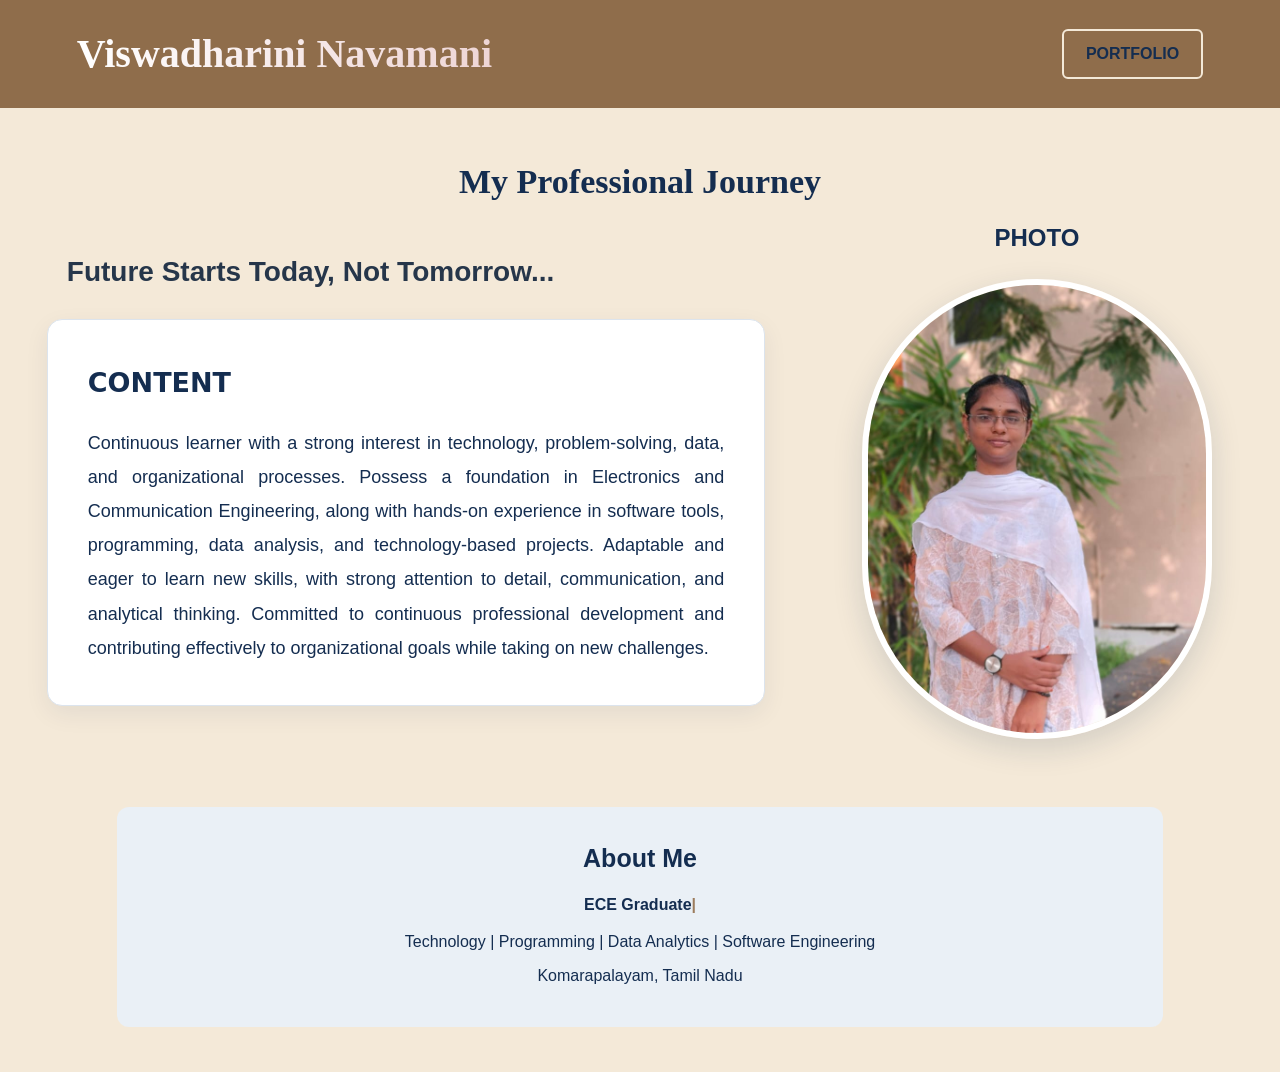
<file: index.html>
<!DOCTYPE html>
<html lang="en">

<head>
    <meta charset="UTF-8">

    <meta name="viewport"
          content="width=device-width, initial-scale=1.0">

    <title>Viswadharini | Portfolio</title>

    <!-- Connect CSS -->
    <link rel="stylesheet" href="style.css">

</head>


<body>

    <!-- HEADER -->
    <header class="header">

        <h2>Viswadharini Navamani</h2>

        <a href="about.html" class="portfolio-btn">
            PORTFOLIO
        </a>

    </header>


    <!-- MAIN SECTION -->
    <main id="home">

        <h1>My Professional Journey</h1>

        <h3 class="tagline">
            Future Starts Today, Not Tomorrow...
        </h3>

        <div class="main-container">

            <!-- LEFT CONTENT BOX -->
            <div class="content-box">

                <h2>CONTENT</h2>

                <p>
                    Continuous learner with a strong interest in technology, 
                    problem-solving, data, and organizational processes. 
                    Possess a foundation in Electronics and Communication 
                    Engineering, along with hands-on experience in software 
                    tools, programming, data analysis, and technology-based 
                    projects. Adaptable and eager to learn new skills, with 
                    strong attention to detail, communication, and analytical 
                    thinking. Committed to continuous professional development 
                    and contributing effectively to organizational goals while 
                    taking on new challenges.
                </p>

            </div>


            <!-- RIGHT PHOTO BOX -->
            <div class="photo-box">

                <h2>PHOTO</h2>

                <img src="assets/profile.jpg"
                     alt="Viswadharini Profile Photo">

            </div>

        </div>


        <!-- ABOUT INFORMATION -->
        <section class="about-info">

            <h2>About Me</h2>

            <p class="typing-text">
                <span id="typing"></span><span class="cursor">|</span>
            </p>

            <p>
                Technology | Programming | Data Analytics |
                Software Engineering
            </p>

            <p>
                Komarapalayam, Tamil Nadu
            </p>

        </section>

    </main>
<button id="backToTop" title="Back to Top">
    ↑
</button>

    <script src="script.js"></script>

</body>


</html>
</file>
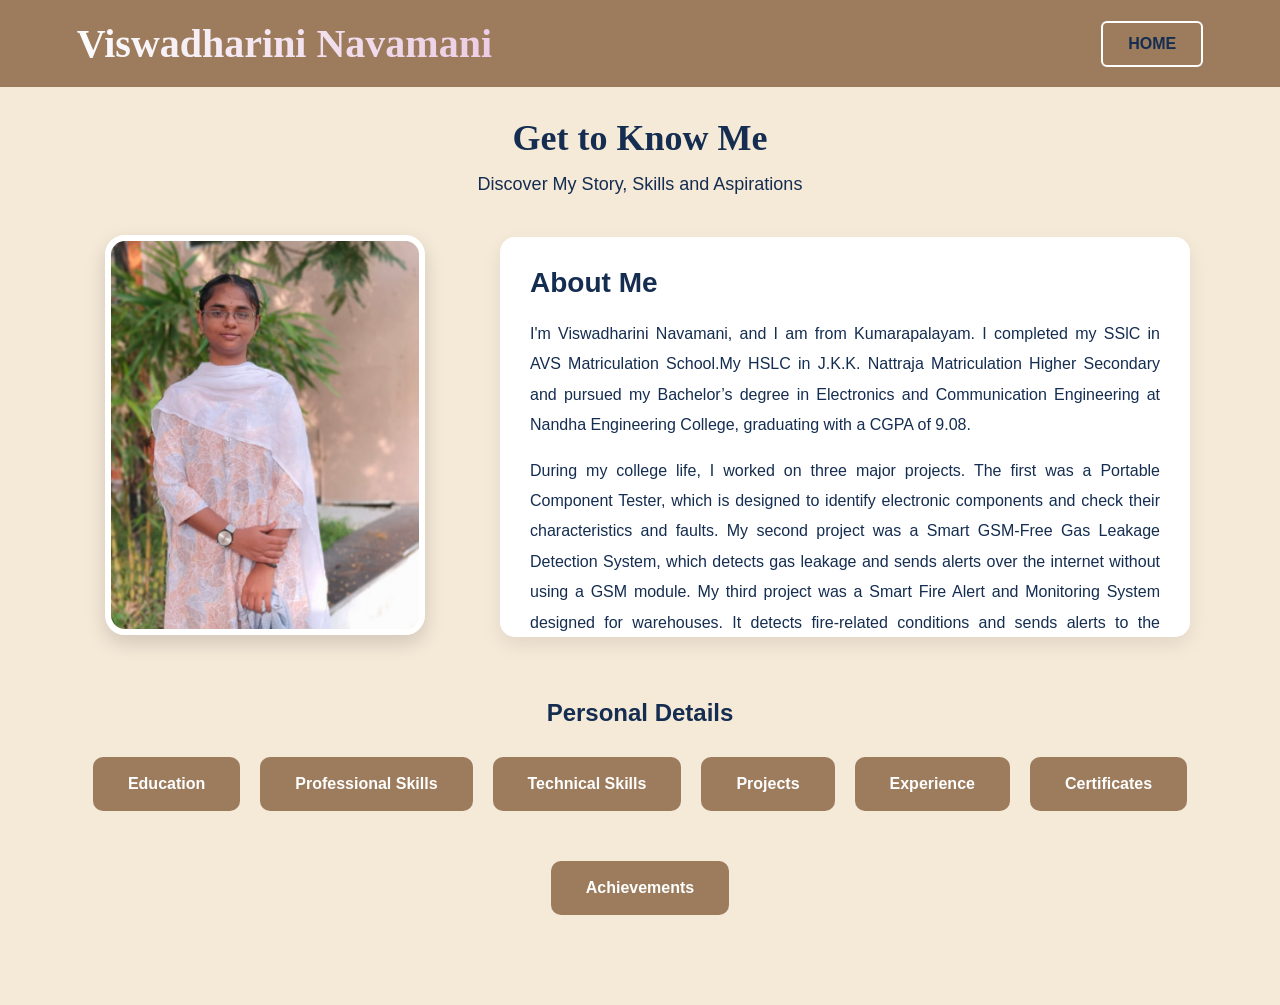
<file: about.html>
<!DOCTYPE html>
<html lang="en">

<head>
    <meta charset="UTF-8">
    <meta name="viewport" content="width=device-width, initial-scale=1.0">

    <title>About Me | Viswadharini</title>

    <link rel="stylesheet" href="styleabout.css">
</head>


<body>

    <!-- HEADER -->
    <header class="header">

        <h2 class="name">Viswadharini Navamani</h2>

        <a href="index.html" class="portfolio-btn">
            HOME
        </a>

    </header>


    <!-- ABOUT SECTION -->
    <main class="about-page">

        <h1>Get to Know Me</h1>

        <p class="about-tagline">
            Discover My Story, Skills and Aspirations
        </p>


        <!-- PERSONAL PROFILE -->
        <section class="profile-section">

            <div class="profile-photo">
                <img src="assets/profile.jpg"
                     alt="Viswadharini Profile Photo">
            </div>

            <div class="profile-content">

                <h2>About Me</h2>

                <p>
                    I'm Viswadharini Navamani, and I am from Kumarapalayam. 
                    I completed my SSlC in AVS Matriculation School.My HSLC in J.K.K. 
                    Nattraja Matriculation Higher Secondary and pursued my 
                    Bachelor’s degree in Electronics and Communication 
                    Engineering at Nandha Engineering College, graduating 
                    with a CGPA of 9.08.
                 </p>

                <p>
                    During my college life, I worked on three major projects.
                    The first was a Portable Component Tester, which is designed 
                    to identify electronic components and check their characteristics 
                    and faults. My second project was a Smart GSM-Free Gas Leakage 
                    Detection System, which detects gas leakage and sends alerts 
                    over the internet without using a GSM module. My third project 
                    was a Smart Fire Alert and Monitoring System designed for warehouses. 
                    It detects fire-related conditions and sends alerts to the warehouse 
                    owner and the nearby fire station through internet connectivity 
                    without using GSM. It also monitors environmental parameters such 
                    as temperature, humidity, and gas concentrations. 
                </p>

                <p>
                    Coming to my PDs, I have a strong PD in antiquarianism, 
                    which means collecting and learning about historical objects. I enjoy 
                    reading historical novels, watching historical movies, and collecting 
                    old coins, stamps, and antique items. These hobbies help me explore 
                    history and understand different perspectives. My strengths are that 
                    I am a quick learner, a hardworking person, and adaptable to different
                    situations. I believe in maintaining a positive mindset, treating people 
                    respectfully, and making the best use of every opportunity. My career 
                    objective is to continuously enhance my knowledge and technical skills, 
                    take on new challenges, and contribute effectively to the success and 
                    growth of the organization while building a strong and successful 
                    professional career. My favourite quote is, “The future starts today, 
                    not tomorrow.” I follow this principle by believing in taking action 
                    today rather than postponing my goals. I understand that I still have 
                    a lot to learn, and I am ready to work hard, accept challenges, and 
                    improve myself continuously.
              
                </p>

            </div>

        </section>

        <!-- PERSONAL DETAILS -->

        <!-- PERSONAL DETAILS -->

<section class="PD-section">

    <h2>Personal Details</h2>

    <div class="PD-list">

        <a href="education.html" class="PD-card">
            Education
        </a>

        <a href="Professional.html" class="PD-card">
            Professional Skills
        </a>

        <a href="Techincal.html" class="PD-card">
            Technical Skills
        </a>

        <a href="Projects.html" class="PD-card">
            Projects
        </a>

        <a href="experience.html" class="PD-card">
            Experience
        </a>
        
        <a href="certificates.html" class="PD-card">
            Certificates
        </a>

        <a href="achievements.html" class="PD-card">
            Achievements
        </a>

    </div>

</section>

       
    </main>
<button id="backToTop" title="Back to Top">
    ↑
</button>
    <script src="script.js"></script>

</body>
</html>
</file>
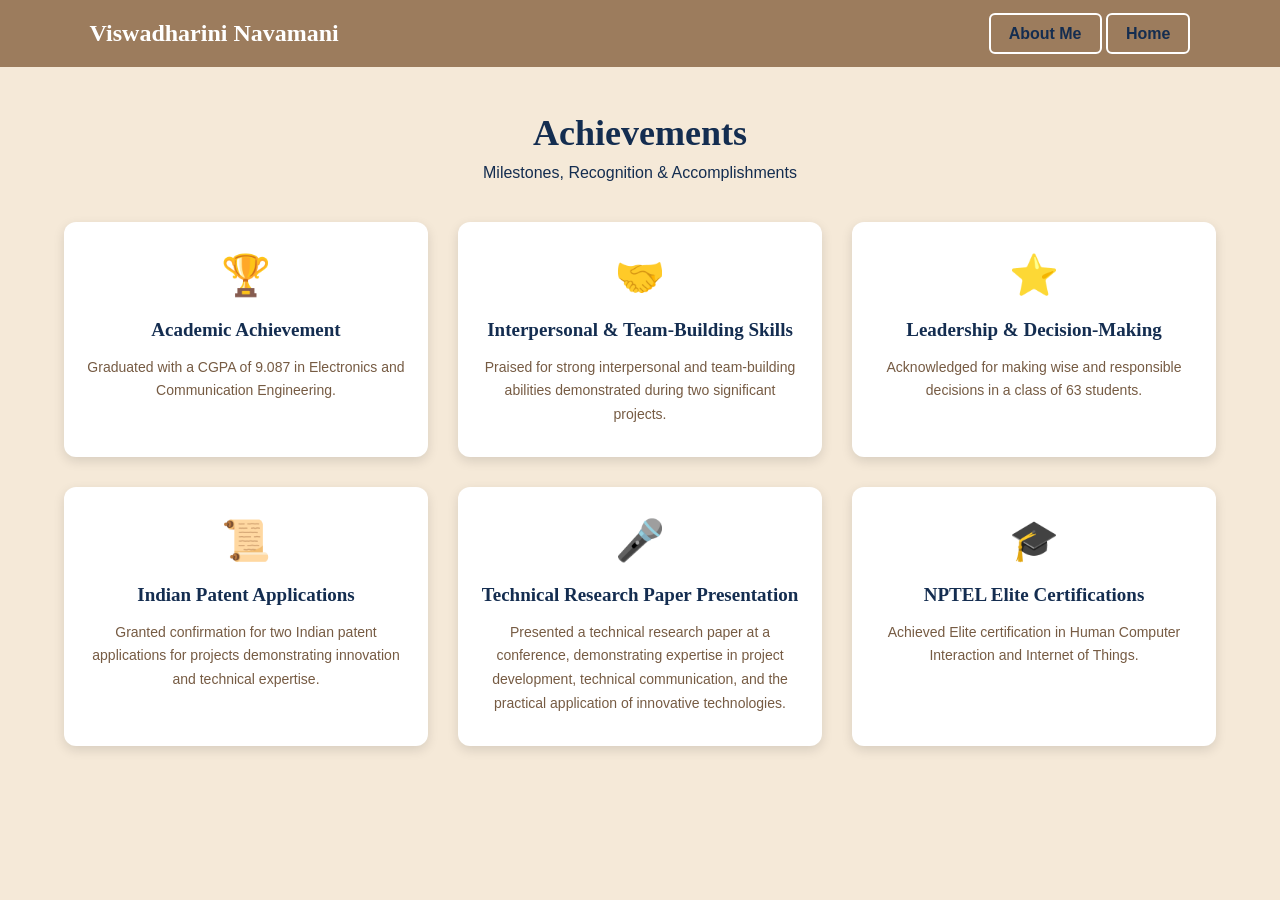
<file: achievements.html>
<!DOCTYPE html>
<html lang="en">
<head>
    <meta charset="UTF-8">
    <meta name="viewport" content="width=device-width, initial-scale=1.0">
    <title>Achievements | Viswadharini Navamani</title>
    <link rel="stylesheet" href="styleachievements.css">
</head>
<body>

    <header>
        <h2>Viswadharini Navamani</h2>
        <nav>
            <a href="about.html">About Me</a>
            <a href="index.html">Home</a>
        </nav>
    </header>

    <main class="achievement-page">

        <h1>Achievements</h1>
        <p class="subtitle">Milestones, Recognition & Accomplishments</p>

        <section class="achievement-grid">

            <div class="achievement-card">
                <div class="achievement-icon">🏆</div>
                <h3>Academic Achievement</h3>
                <p>
                    Graduated with a CGPA of 9.087 in Electronics and
                    Communication Engineering.
                </p>
            </div>

            <div class="achievement-card">
                <div class="achievement-icon">🤝</div>
                <h3>Interpersonal & Team-Building Skills</h3>
                <p>
                    Praised for strong interpersonal and team-building
                    abilities demonstrated during two significant projects.
                </p>
            </div>

            <div class="achievement-card">
                <div class="achievement-icon">⭐</div>
                <h3>Leadership & Decision-Making</h3>
                <p>
                    Acknowledged for making wise and responsible decisions
                    in a class of 63 students.
                </p>
            </div>

            <div class="achievement-card">
                <div class="achievement-icon">📜</div>
                <h3>Indian Patent Applications</h3>
                <p>
                    Granted confirmation for two Indian patent applications
                    for projects demonstrating innovation and technical expertise.
                </p>
            </div>

            <div class="achievement-card">
                <div class="achievement-icon">🎤</div>
                <h3>Technical Research Paper Presentation</h3>
                <p>
                    Presented a technical research paper at a conference,
                    demonstrating expertise in project development, technical
                    communication, and the practical application of innovative technologies.
                </p>
            </div>

            <div class="achievement-card">
                <div class="achievement-icon">🎓</div>
                <h3>NPTEL Elite Certifications</h3>
                <p>
                    Achieved Elite certification in Human Computer Interaction
                    and Internet of Things.
                </p>
            </div>

        </section>



    </main>
<button id="backToTop" title="Back to Top">
    ↑
</button>
           <script src="script.js"></script>
</body>
</html>
</file>
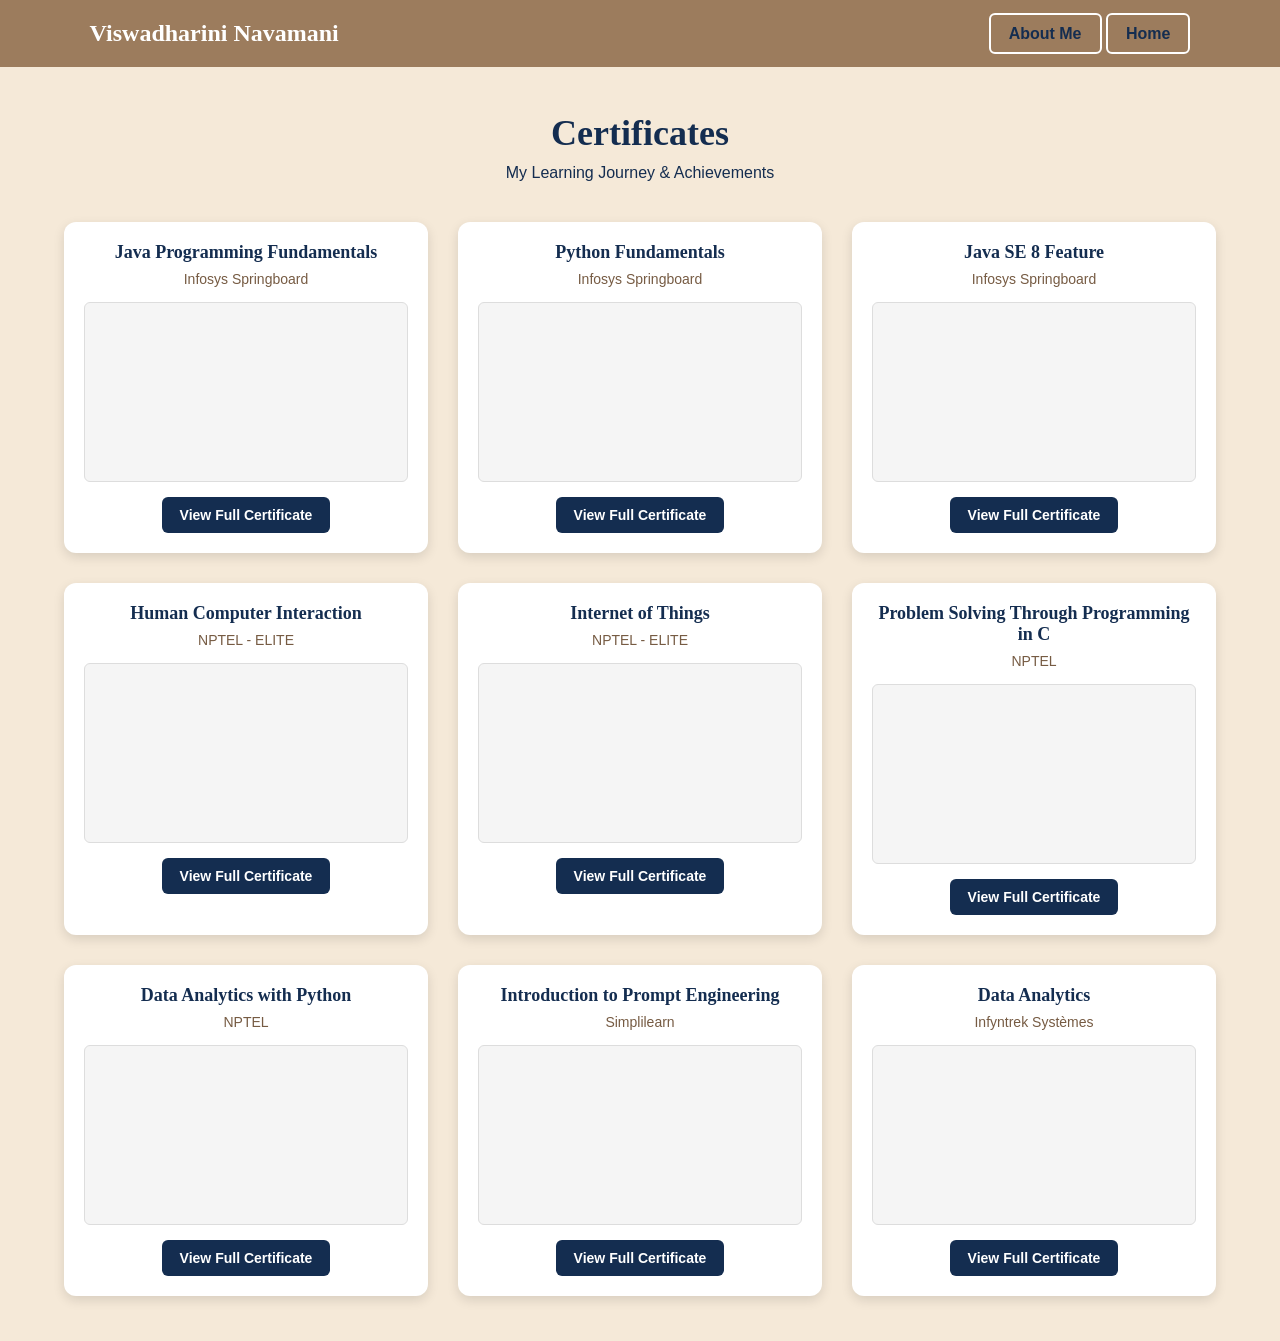
<file: certificates.html>
<!DOCTYPE html>
<html lang="en">
<head>
    <meta charset="UTF-8">
    <meta name="viewport" content="width=device-width, initial-scale=1.0">
    <title>Certificates | Viswadharini Navamani</title>
    <link rel="stylesheet" href="stylecertificates.css">
</head>
<body>

    <header>
        <h2>Viswadharini Navamani</h2>
        <nav>
            <a href="about.html">About Me</a>
            <a href="index.html">Home</a>
        </nav>
    </header>

    <main class="certificate-page">

        <h1>Certificates</h1>
        <p class="subtitle">My Learning Journey & Achievements</p>

        <section class="certificate-grid">

            <div class="certificate-card">
                <h3>Java Programming Fundamentals</h3>
                <p>Infosys Springboard</p>
                <div class="pdf-preview">
                    <iframe src="assets/Java Programming fundamentals.pdf"
                    title="Java Programming Fundamentals"></iframe>
                </div>
                <a href="assets/Java Programming fundamentals.pdf"
                   target="_blank" class="certificate-link">
                    View Full Certificate
                </a>
            </div>

            <div class="certificate-card">
                <h3>Python Fundamentals</h3>
                <p>Infosys Springboard</p>
                <div class="pdf-preview">
                    <iframe src="assets/Python Fundamentals.pdf"
                    title="Python Fundamentals"></iframe>
                </div>
                <a href="assets/Python Fundamentals.pdf"
                   target="_blank" class="certificate-link">
                    View Full Certificate
                </a>
            </div>

            <div class="certificate-card">
                <h3>Java SE 8 Feature</h3>
                <p>Infosys Springboard</p>
                <div class="pdf-preview">
                    <iframe src="assets/Java SE  8 Features.pdf"
                    title="Java SE 8 Feature"></iframe>
                </div>
                <a href="assets/Java SE  8 Features.pdf"
                   target="_blank" class="certificate-link">
                    View Full Certificate
                </a>
            </div>

            <div class="certificate-card">
                <h3>Human Computer Interaction</h3>
                <p>NPTEL - ELITE</p>
                <div class="pdf-preview">
                    <iframe src="assets/Human Computer Interaction.pdf"
                    title="Human Computer Interaction"></iframe>
                </div>
                <a href="assets/Human Computer Interaction.pdf"
                   target="_blank" class="certificate-link">
                    View Full Certificate
                </a>
            </div>

            <div class="certificate-card">
                <h3>Internet of Things</h3>
                <p>NPTEL - ELITE</p>
                <div class="pdf-preview">
                    <iframe src="assets/Introduction to internet of things.pdf"
                    title="Internet of Things"></iframe>
                </div>
                <a href="assets/Introduction to internet of things.pdf"
                   target="_blank" class="certificate-link">
                    View Full Certificate
                </a>
            </div>

            <div class="certificate-card">
                <h3>Problem Solving Through Programming in C</h3>
                <p>NPTEL</p>
                <div class="pdf-preview">
                    <iframe src="assets/Problem Solving through programming in C.pdf"
                    title="Problem Solving Through C"></iframe>
                </div>
                <a href="assets/Problem Solving through programming in C.pdf"
                   target="_blank" class="certificate-link">
                    View Full Certificate
                </a>
            </div>

            <div class="certificate-card">
                <h3>Data Analytics with Python</h3>
                <p>NPTEL</p>
                <div class="pdf-preview">
                    <iframe src="assets/Data Analytics with Python.pdf"
                    title="Data Analytics with Python"></iframe>
                </div>
                <a href="assets/Data Analytics with Python.pdf"
                   target="_blank" class="certificate-link">
                    View Full Certificate
                </a>
            </div>

            <div class="certificate-card">
                <h3>Introduction to Prompt Engineering</h3>
                <p>Simplilearn</p>
                <div class="pdf-preview">
                    <iframe src="assets/Introduction to Prompt Engineering.pdf"
                    title="Prompt Engineering"></iframe>
                </div>
                <a href="assets/Introduction to Prompt Engineering.pdf"
                   target="_blank" class="certificate-link">
                    View Full Certificate
                </a>
            </div>

            <div class="certificate-card">
                <h3>Data Analytics</h3>
                <p>Infyntrek Systèmes</p>
                <div class="pdf-preview">
                    <iframe src="assets/training certificate.pdf"
                    title="Data Analytics Certificate"></iframe>
                </div>
                <a href="assets/training certificate.pdf"
                   target="_blank" class="certificate-link">
                    View Full Certificate
                </a>
            </div>

        </section>

        
    </main>
    <button id="backToTop" title="Back to Top">
    ↑
</button>
       <script src="script.js"></script>
</body>
</html>
</file>
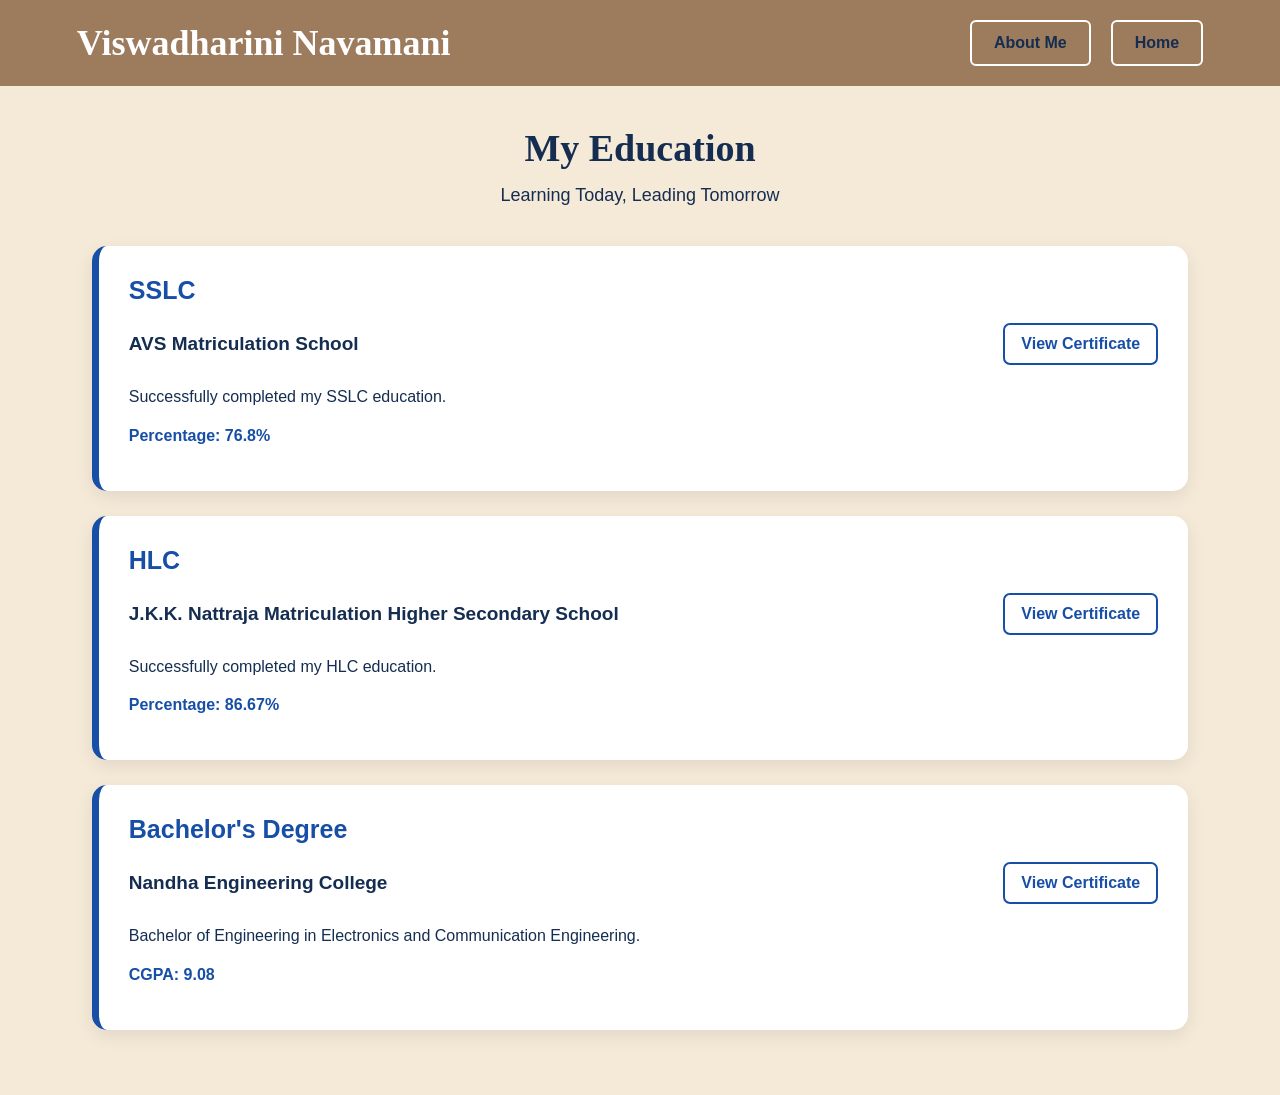
<file: education.html>
<!DOCTYPE html>
<html lang="en">

<head>
    <meta charset="UTF-8">
    <meta name="viewport" content="width=device-width, initial-scale=1.0">

    <title>Education | Viswadharini</title>

    <link rel="stylesheet" href="styleeducation.css">
</head>

<body>

    <!-- HEADER -->
<header class="header">

    <h2 class="name">Viswadharini Navamani</h2>

    <nav>
        <a href="about.html" class="portfolio-btn">About Me</a>
        <a href="index.html" class="portfolio-btn">Home</a>
    </nav>

</header>


    <!-- EDUCATION SECTION -->
    <main class="education-page">

        <h1>My Education</h1>

        <p class="education-tagline">
            Learning Today, Leading Tomorrow
        </p>


        <!-- SSLC -->
        <section class="education-card">

    <h2>SSLC</h2>

    <div class="education-heading">
        <h3>AVS Matriculation School</h3>

        <a href="assets/sslc-marksheet.jpeg"
           target="_blank"
           class="certificate-link">
            View Certificate
        </a>
    </div>

    <p>Successfully completed my SSLC education.</p>

    <p class="education-score">Percentage: 76.8%</p>

</section>


        <!-- HSC -->
        <section class="education-card">

    <h2>HLC</h2>

    <div class="education-heading">
        <h3>J.K.K. Nattraja Matriculation Higher Secondary School</h3>

        <a href="assets/HSC marksheet.pdf"
           target="_blank"
           class="certificate-link">
            View Certificate
        </a>
    </div>

    <p>Successfully completed my HLC education.</p>

    <p class="education-score">Percentage: 86.67%</p>

</section>


        <!-- DEGREE -->
        <section class="education-card">

    <h2>Bachelor's Degree</h2>

    <div class="education-heading">
        <h3>Nandha Engineering College</h3>

        <a href="assets/degree-marksheet.pdf"
           target="_blank"
           class="certificate-link">
            View Certificate
        </a>
    </div>

    <p>Bachelor of Engineering in Electronics and Communication Engineering.</p>

    <p class="education-score">CGPA: 9.08</p>

</section>

    </main>
    <button id="backToTop" title="Back to Top">
    ↑
</button>
       <script src="script.js"></script>
</body>
</html>
</file>
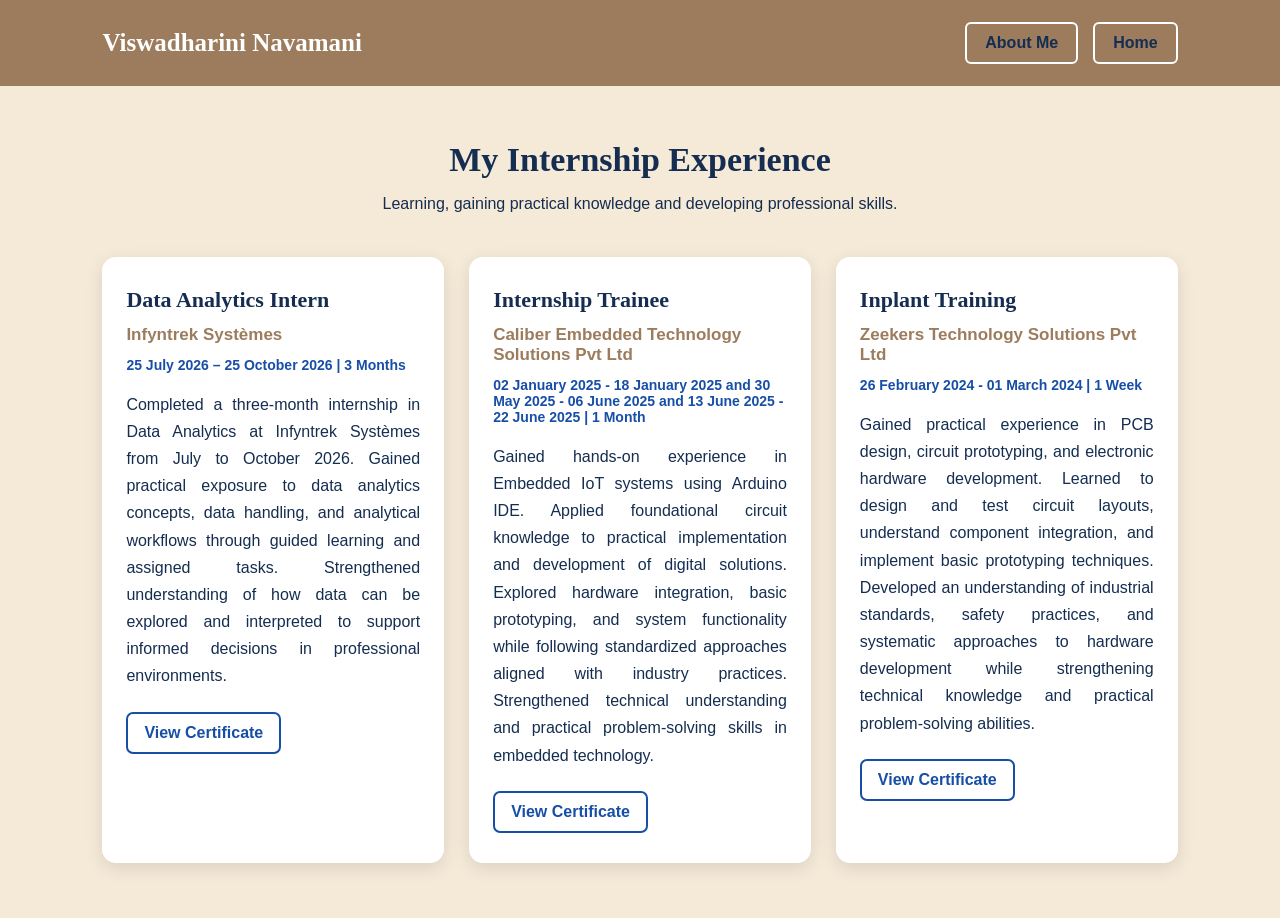
<file: experience.html>
<!DOCTYPE html>
<html lang="en">
<head>
    <meta charset="UTF-8">
    <meta name="viewport" content="width=device-width, initial-scale=1.0">
    <title>Experience | Viswadharini Navamani</title>
    <link rel="stylesheet" href="styleexperience.css">
</head>
<body>

<header>
    <h1>Viswadharini Navamani</h1>
    <nav>
        <a href="about.html">About Me</a>
        <a href="index.html">Home</a>
    </nav>
</header>

<section class="experience-section">
    <h2>My Internship Experience</h2>
    <p class="subtitle">
        Learning, gaining practical knowledge and developing professional skills.
    </p>

    <div class="experience-container">

        <!-- Internship 1 -->
        <div class="experience-card">
            <h3>Data Analytics Intern</h3>
            <h4>Infyntrek Systèmes</h4>
            <p class="duration">25 July 2026 – 25 October 2026 | 3 Months</p>
            <p id="para">
                Completed a three-month internship in Data Analytics at Infyntrek Systèmes 
                from July to October 2026. Gained practical exposure to data analytics concepts, 
                data handling, and analytical workflows through guided learning and assigned 
                tasks. Strengthened understanding of how data can be explored and interpreted 
                to support informed decisions in professional environments.
            </p>
            <a href="assets/Internship-Certificate.pdf"
           target="_blank"
           class="certificate-link">
            View Certificate
        </a>
        </div>

        <!-- Internship 2 -->
        <div class="experience-card">
            <h3>Internship Trainee</h3>
            <h4> Caliber Embedded Technology Solutions Pvt Ltd</h4>
            <p class="duration">02 January 2025 - 18 January 2025 and 30 May 2025 - 06 June 2025 and 13 June 2025 - 22 June 2025 | 1 Month</p>
            <p>
                Gained hands-on experience in Embedded IoT systems using Arduino IDE. 
                Applied foundational circuit knowledge to practical implementation 
                and development of digital solutions. Explored hardware integration, 
                basic prototyping, and system functionality while following standardized 
                approaches aligned with industry practices. Strengthened technical 
                understanding and practical problem-solving skills in embedded technology.
            </p>
            <a href="assets/caliber.pdf"
           target="_blank"
           class="certificate-link">
            View Certificate
        </a>
        </div>

        <!-- Internship 3 -->
        <div class="experience-card">
            <h3>Inplant Training</h3>
            <h4>Zeekers Technology Solutions Pvt Ltd</h4>
            <p class="duration">26 February 2024 - 01 March 2024 | 1 Week</p>
            <p>
                Gained practical experience in PCB design, circuit prototyping, 
                and electronic hardware development. Learned to design and test 
                circuit layouts, understand component integration, and implement 
                basic prototyping techniques. Developed an understanding of 
                industrial standards, safety practices, and systematic approaches 
                to hardware development while strengthening technical knowledge 
                and practical problem-solving abilities.
            </p>
            <a href="assets/zeekers.pdf"
           target="_blank"
           class="certificate-link">
            View Certificate
        </a>
        </div>

    </div>

   
</section>
<button id="backToTop" title="Back to Top">
    ↑
</button>
       <script src="script.js"></script>
</body>
</html>
</file>
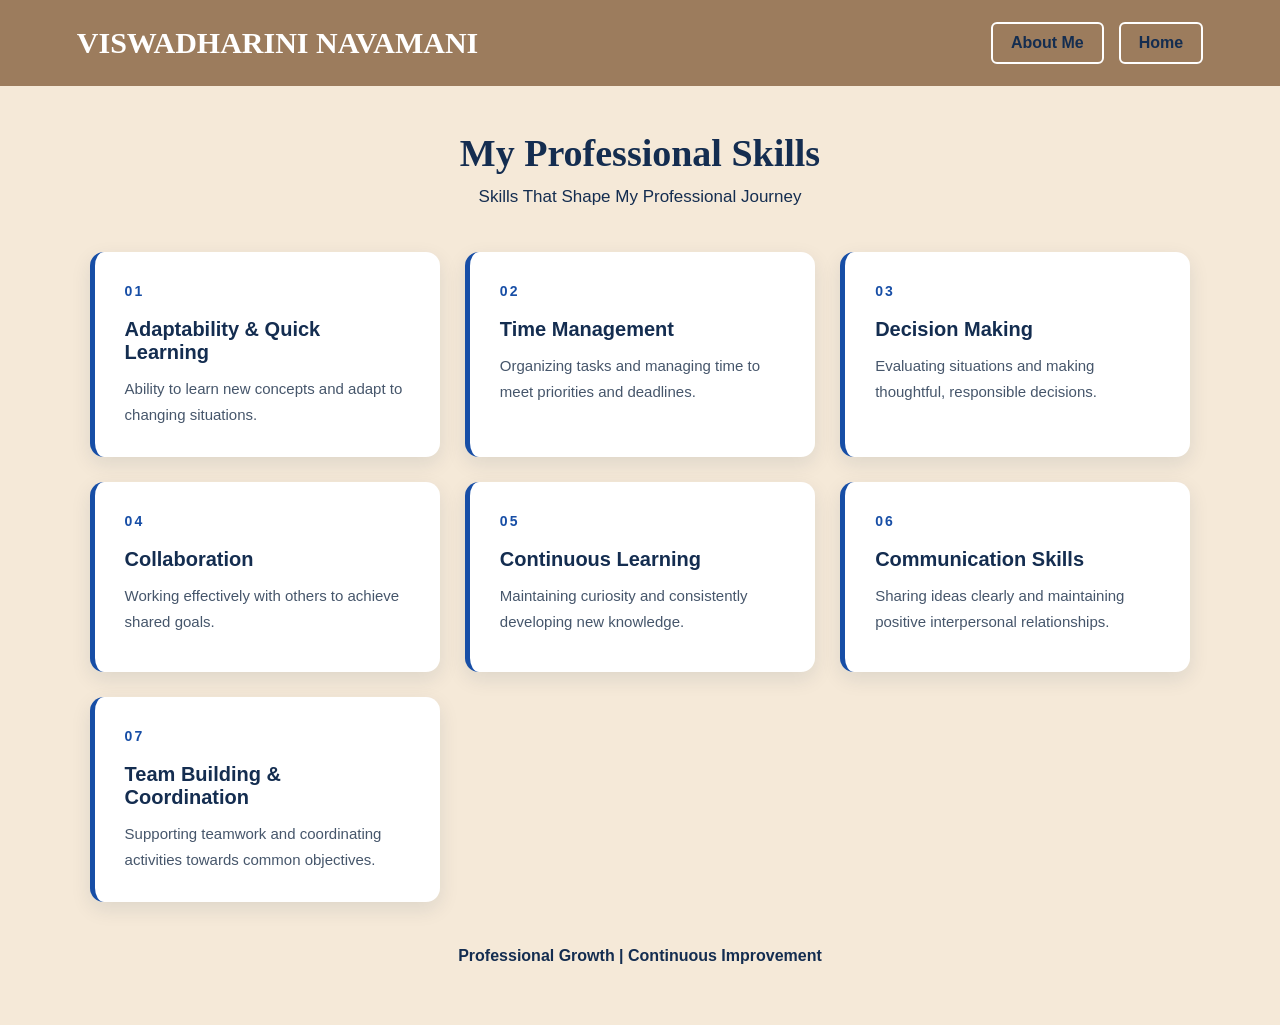
<file: Professional.html>
<!DOCTYPE html>
<html lang="en">

<head>
    <meta charset="UTF-8">
    <meta name="viewport" content="width=device-width, initial-scale=1.0">

    <title>Professional Skills | Viswadharini</title>

    <link rel="stylesheet" href="styleprofessionalskills.css">
</head>

<body>

    <!-- HEADER -->
    <header class="header">

        <h2>VISWADHARINI NAVAMANI</h2>

        <nav>
            <a href="about.html">About Me</a>
            <a href="index.html">Home</a>
        </nav>

    </header>

    <!-- PROFESSIONAL SKILLS -->
    <main class="skills-page">

        <h1>My Professional Skills</h1>

        <p class="tagline">
            Skills That Shape My Professional Journey
        </p>

        <section class="skills-grid">

            <div class="skill-card">
                <span class="skill-number">01</span>
                <h2>Adaptability & Quick Learning</h2>
                <p>Ability to learn new concepts and adapt to changing situations.</p>
            </div>

            <div class="skill-card">
                <span class="skill-number">02</span>
                <h2>Time Management</h2>
                <p>Organizing tasks and managing time to meet priorities and deadlines.</p>
            </div>

            <div class="skill-card">
                <span class="skill-number">03</span>
                <h2>Decision Making</h2>
                <p>Evaluating situations and making thoughtful, responsible decisions.</p>
            </div>

            <div class="skill-card">
                <span class="skill-number">04</span>
                <h2>Collaboration</h2>
                <p>Working effectively with others to achieve shared goals.</p>
            </div>

            <div class="skill-card">
                <span class="skill-number">05</span>
                <h2>Continuous Learning</h2>
                <p>Maintaining curiosity and consistently developing new knowledge.</p>
            </div>

            <div class="skill-card">
                <span class="skill-number">06</span>
                <h2>Communication Skills</h2>
                <p>Sharing ideas clearly and maintaining positive interpersonal relationships.</p>
            </div>

            <div class="skill-card">
                <span class="skill-number">07</span>
                <h2>Team Building & Coordination</h2>
                <p>Supporting teamwork and coordinating activities towards common objectives.</p>
            </div>

        </section>

        <footer>
            <p>Professional Growth | Continuous Improvement</p>
        </footer>

    </main>
    <button id="backToTop" title="Back to Top">
    ↑
</button>
       <script src="script.js"></script>
</body>
</html>
</file>
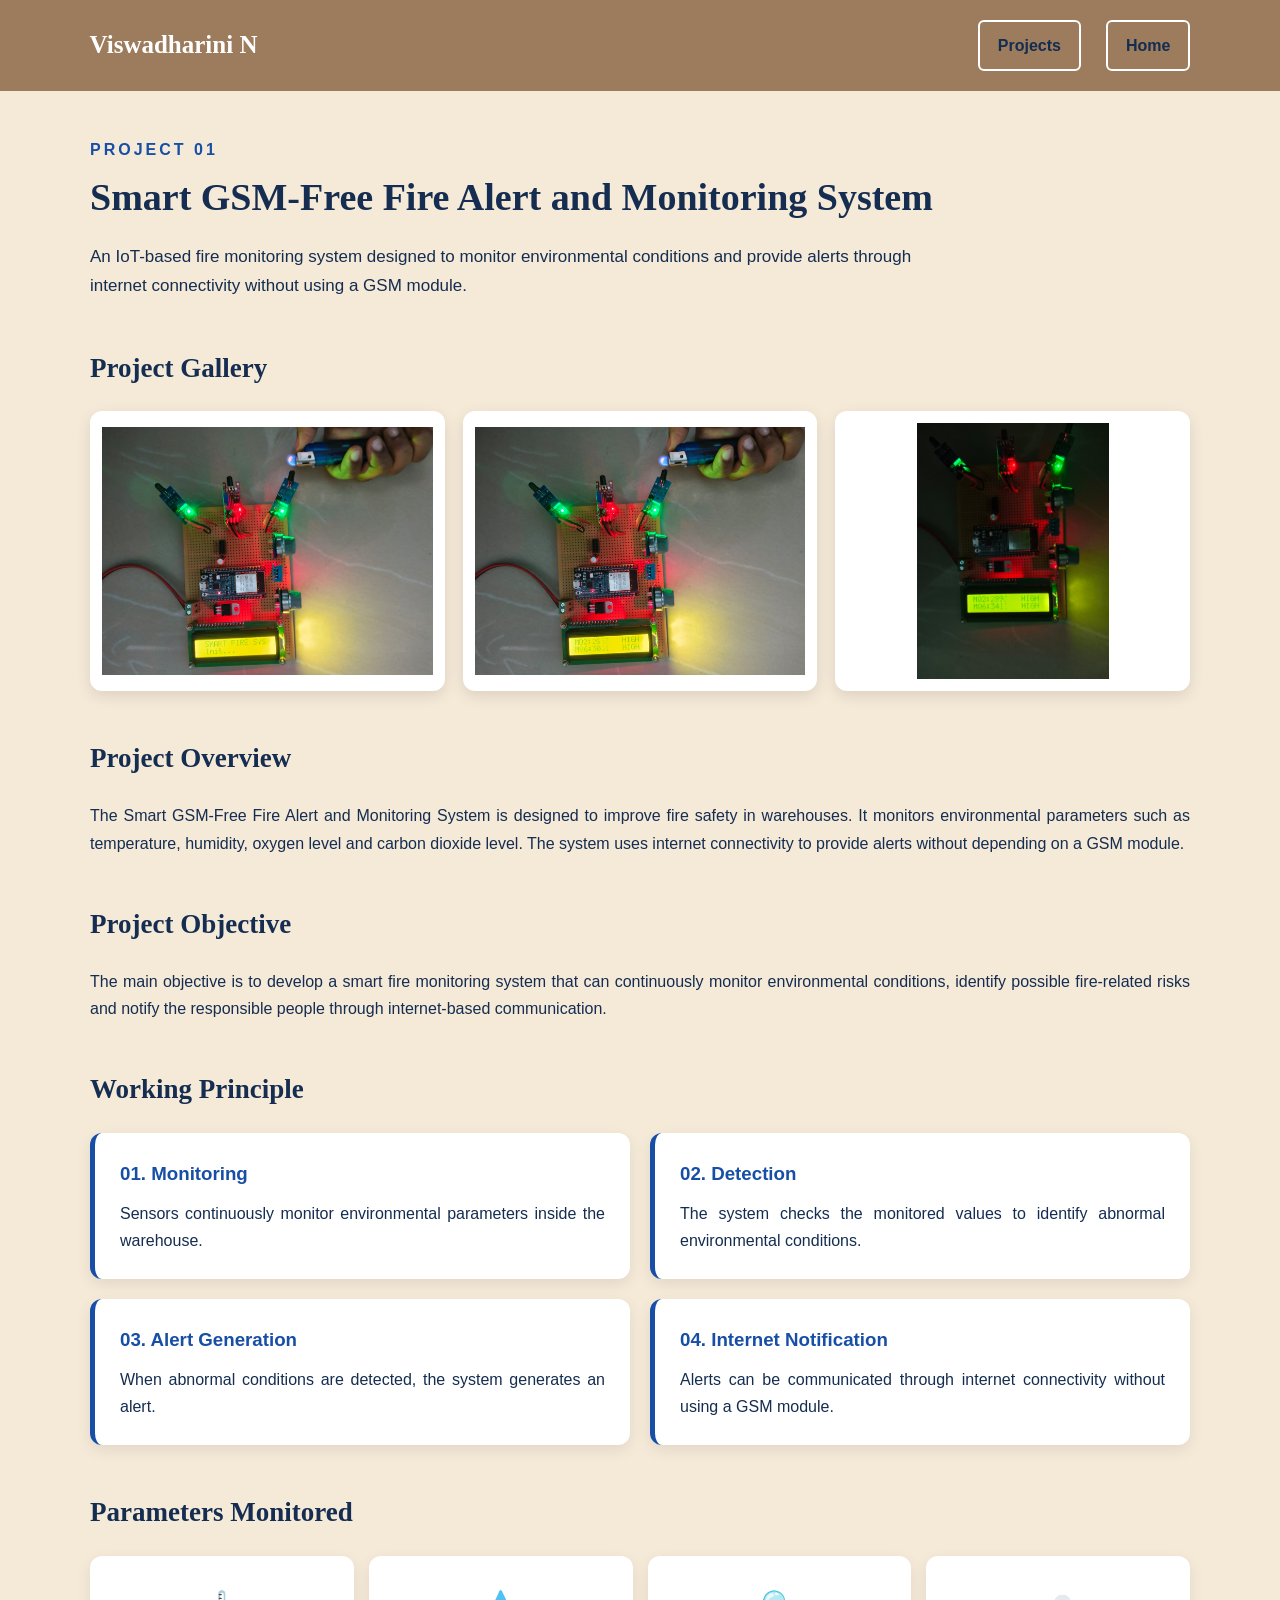
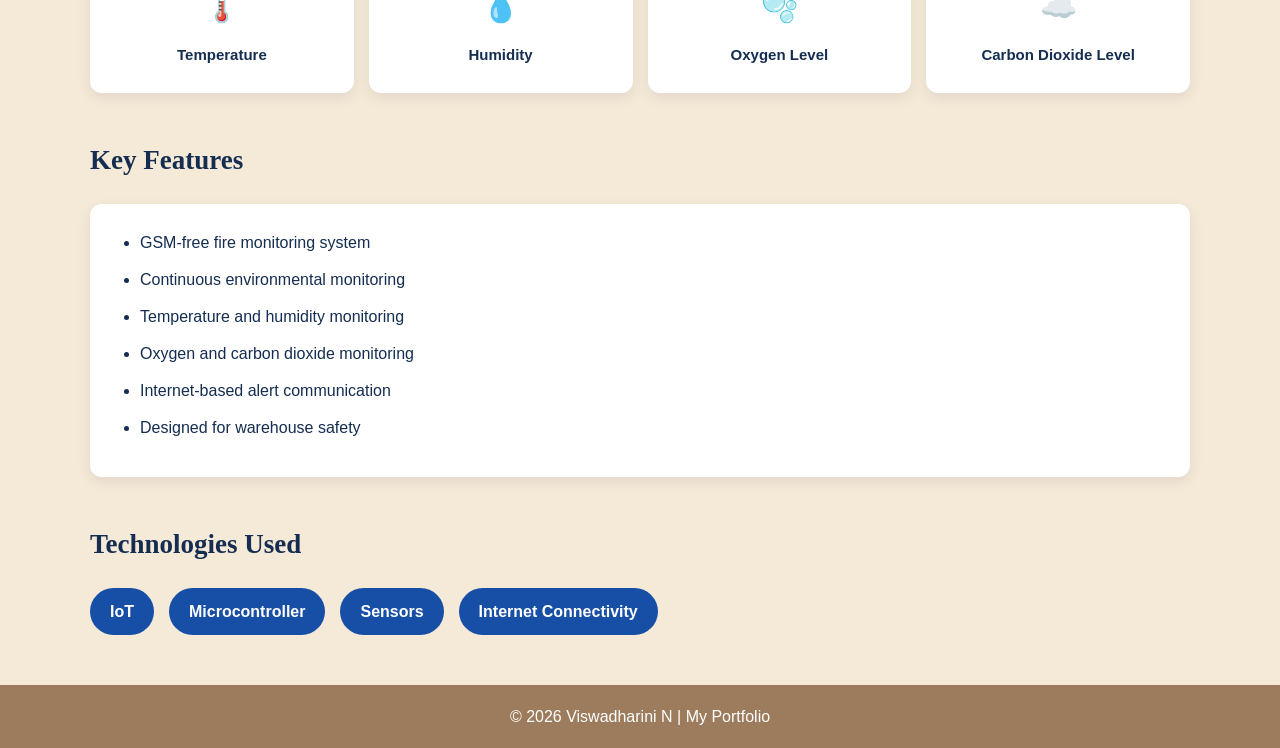
<file: project-fire.html>
<!DOCTYPE html>
<html lang="en">
<head>
    <meta charset="UTF-8">
    <meta name="viewport" content="width=device-width, initial-scale=1.0">
    <title>Smart GSM-Free Fire Alert System</title>

    <link rel="stylesheet" href="styleprojectfire.css">
</head>

<body>

    <!-- Header -->
    <header class="header">
        <h2>Viswadharini N</h2>

        <nav>
            <a href="projects.html">Projects</a>
            <a href="index.html">Home</a>
        </nav>
    </header>

    <!-- Main Project Content -->
    <main class="container">

        <p class="project-number">PROJECT 01</p>

        <h1>Smart GSM-Free Fire Alert and Monitoring System</h1>

        <p class="project-intro">
            An IoT-based fire monitoring system designed to monitor
            environmental conditions and provide alerts through internet
            connectivity without using a GSM module.
        </p>

        <!-- Project Images -->
        <section class="project-gallery">

            <h2>Project Gallery</h2>


            <div class="gallery-grid">

                <img src="assets/fire 1.jpeg"
                     alt="Project Hardware">

                <img src="assets/fire 2.jpeg"
                     alt="Project Circuit">

                <img src="assets/fire 3.jpeg"
                     alt="Project Prototype">

            </div>

        </section>

        <!-- Project Overview -->
        <section class="project-section">
            <h2>Project Overview</h2>

            <p>
                The Smart GSM-Free Fire Alert and Monitoring System is
                designed to improve fire safety in warehouses. It monitors
                environmental parameters such as temperature, humidity,
                oxygen level and carbon dioxide level.

                The system uses internet connectivity to provide alerts
                without depending on a GSM module.
            </p>
        </section>

        <!-- Project Objective -->
        <section class="project-section">
            <h2>Project Objective</h2>

            <p>
                The main objective is to develop a smart fire monitoring
                system that can continuously monitor environmental
                conditions, identify possible fire-related risks and
                notify the responsible people through internet-based
                communication.
            </p>
        </section>

        <!-- Working Principle -->
        <section class="project-section">
            <h2>Working Principle</h2>

            <div class="working-grid">

                <div class="info-card">
                    <h3>01. Monitoring</h3>
                    <p>
                        Sensors continuously monitor environmental
                        parameters inside the warehouse.
                    </p>
                </div>

                <div class="info-card">
                    <h3>02. Detection</h3>
                    <p>
                        The system checks the monitored values to
                        identify abnormal environmental conditions.
                    </p>
                </div>

                <div class="info-card">
                    <h3>03. Alert Generation</h3>
                    <p>
                        When abnormal conditions are detected,
                        the system generates an alert.
                    </p>
                </div>

                <div class="info-card">
                    <h3>04. Internet Notification</h3>
                    <p>
                        Alerts can be communicated through internet
                        connectivity without using a GSM module.
                    </p>
                </div>

            </div>
        </section>

        <!-- Parameters Monitored -->
        <section class="project-section">
            <h2>Parameters Monitored</h2>

            <div class="parameter-grid">

                <div class="parameter-card">
                    <span>🌡️</span>
                    <h3>Temperature</h3>
                </div>

                <div class="parameter-card">
                    <span>💧</span>
                    <h3>Humidity</h3>
                </div>

                <div class="parameter-card">
                    <span>🫧</span>
                    <h3>Oxygen Level</h3>
                </div>

                <div class="parameter-card">
                    <span>☁️</span>
                    <h3>Carbon Dioxide Level</h3>
                </div>

            </div>
        </section>

        <!-- Key Features -->
        <section class="project-section">
            <h2>Key Features</h2>

            <ul class="feature-list">
                <li>GSM-free fire monitoring system</li>
                <li>Continuous environmental monitoring</li>
                <li>Temperature and humidity monitoring</li>
                <li>Oxygen and carbon dioxide monitoring</li>
                <li>Internet-based alert communication</li>
                <li>Designed for warehouse safety</li>
            </ul>
        </section>

        <!-- Technologies -->
        <section class="project-section">
            <h2>Technologies Used</h2>

            <div class="technology-list">
                <span>IoT</span>
                <span>Microcontroller</span>
                <span>Sensors</span>
                <span>Internet Connectivity</span>
            </div>
        </section>

        

    </main>

    <!-- Footer -->
    <footer>
        <p>© 2026 Viswadharini N | My Portfolio</p>
    </footer>
    <button id="backToTop" title="Back to Top">
    ↑
</button>
       <script src="script.js"></script>
</body>
</html>
</file>
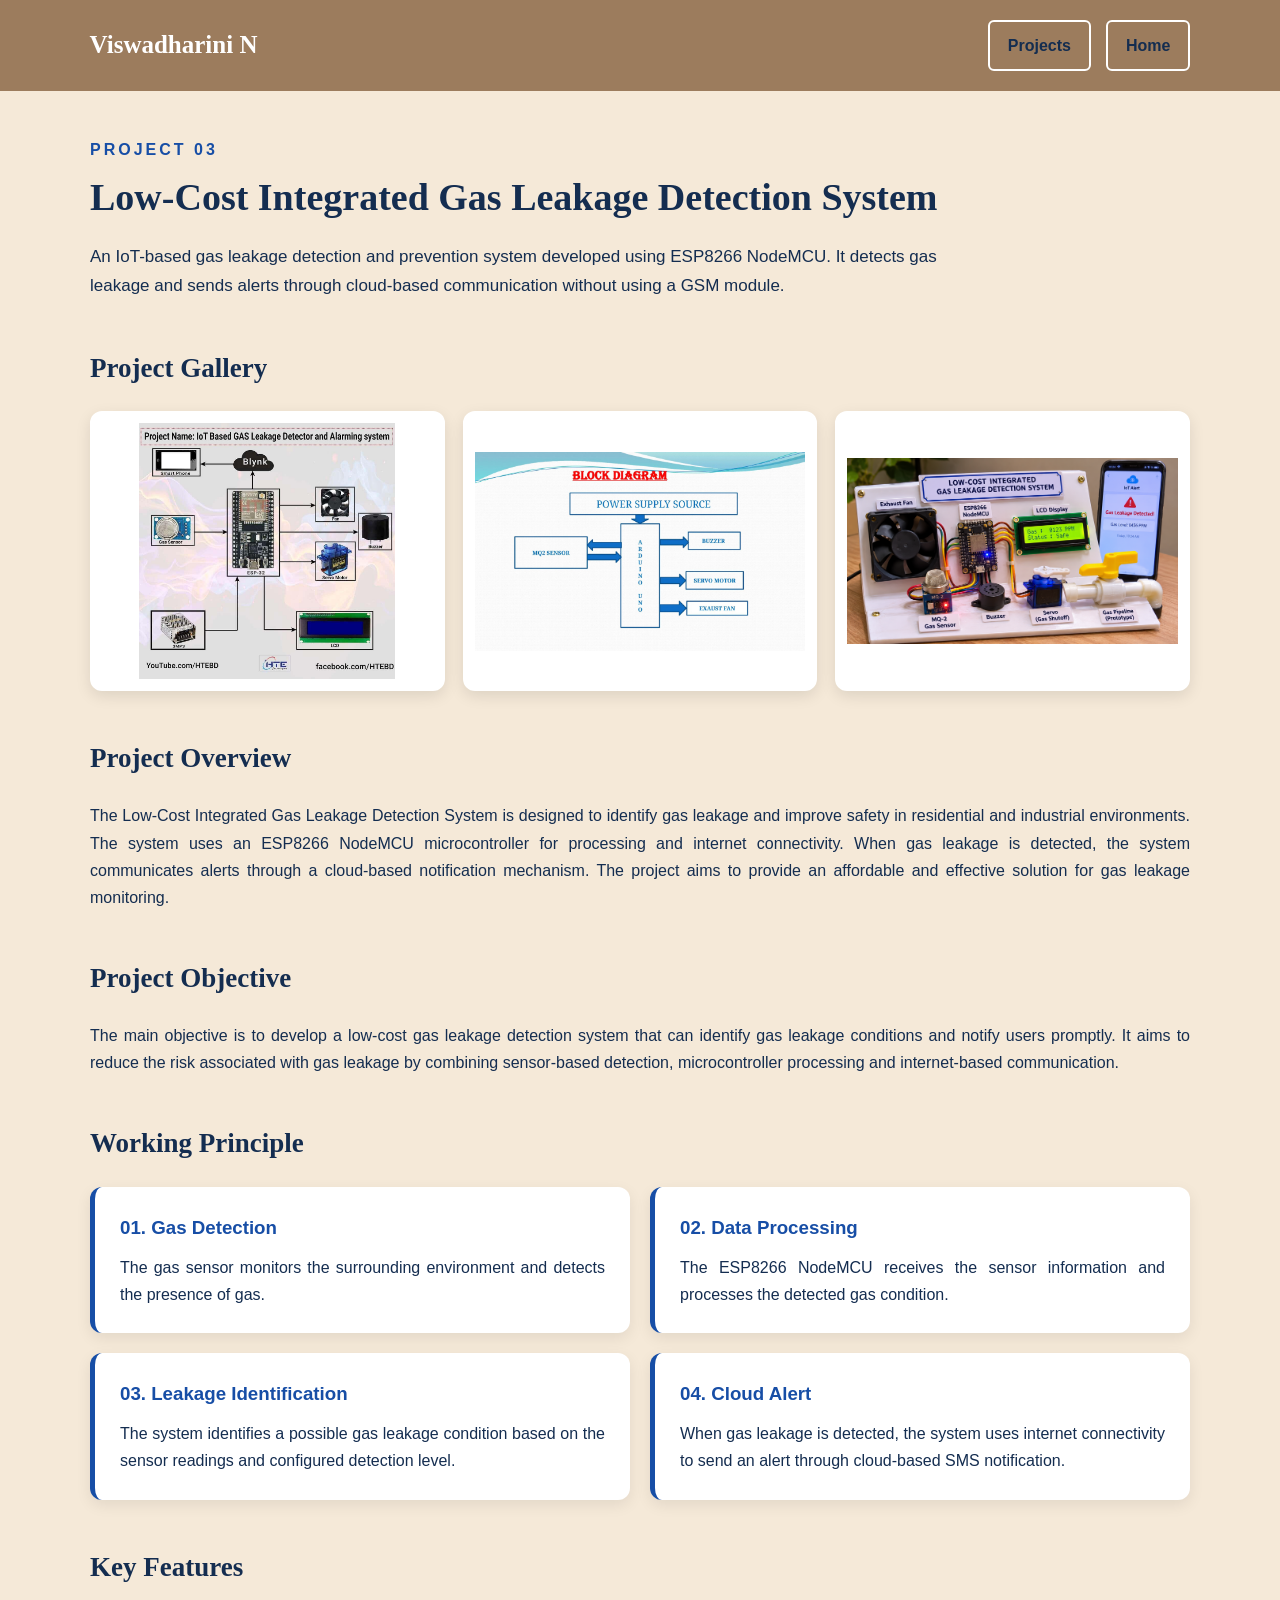
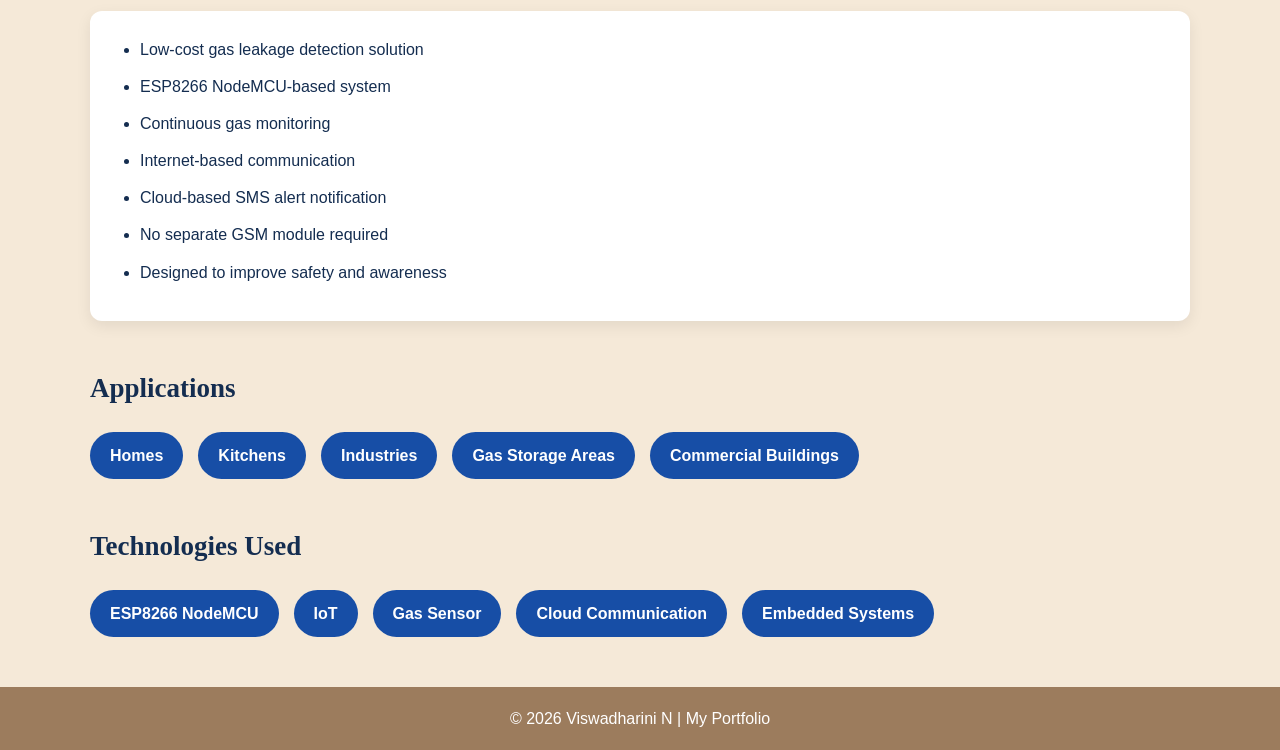
<file: project-gas-leakage.html>
<!DOCTYPE html>
<html lang="en">
<head>
    <meta charset="UTF-8">
    <meta name="viewport" content="width=device-width, initial-scale=1.0">

    <title>Low-Cost Gas Leakage Detection System</title>

    <link rel="stylesheet" href="stylegasleakage.css">
</head>

<body>

    <!-- Header -->
    <header class="header">
        <h2>Viswadharini N</h2>

        <nav>
            <a href="projects.html">Projects</a>
            <a href="index.html">Home</a>
        </nav>
    </header>

    <main class="container">

        <!-- Project Title -->
        <p class="project-number">PROJECT 03</p>

        <h1>Low-Cost Integrated Gas Leakage Detection System</h1>

        <p class="project-intro">
            An IoT-based gas leakage detection and prevention system
            developed using ESP8266 NodeMCU. It detects gas leakage
            and sends alerts through cloud-based communication
            without using a GSM module.
        </p>

        <!-- Project Gallery -->
        <section class="project-gallery">

            <h2>Project Gallery</h2>

            

            <div class="gallery-grid">

                <img src="assets/hardware.jpeg"
                     alt="Gas Leakage Detection Hardware">

                <img src="assets/circuit.jpeg"
                     alt="Gas Leakage Detection Circuit">

                <img src="assets/prototype.jpeg"
                     alt="Gas Leakage Detection Prototype">

            </div>

        </section>

        <!-- Project Overview -->
        <section class="project-section">

            <h2>Project Overview</h2>

            <p>
                The Low-Cost Integrated Gas Leakage Detection System
                is designed to identify gas leakage and improve
                safety in residential and industrial environments.

                The system uses an ESP8266 NodeMCU microcontroller
                for processing and internet connectivity. When
                gas leakage is detected, the system communicates
                alerts through a cloud-based notification mechanism.

                The project aims to provide an affordable and
                effective solution for gas leakage monitoring.
            </p>

        </section>

        <!-- Project Objective -->
        <section class="project-section">

            <h2>Project Objective</h2>

            <p>
                The main objective is to develop a low-cost gas
                leakage detection system that can identify gas
                leakage conditions and notify users promptly.

                It aims to reduce the risk associated with gas
                leakage by combining sensor-based detection,
                microcontroller processing and internet-based
                communication.
            </p>

        </section>

        <!-- Working Principle -->
        <section class="project-section">

            <h2>Working Principle</h2>

            <div class="working-grid">

                <div class="info-card">
                    <h3>01. Gas Detection</h3>

                    <p>
                        The gas sensor monitors the surrounding
                        environment and detects the presence
                        of gas.
                    </p>
                </div>

                <div class="info-card">
                    <h3>02. Data Processing</h3>

                    <p>
                        The ESP8266 NodeMCU receives the sensor
                        information and processes the detected
                        gas condition.
                    </p>
                </div>

                <div class="info-card">
                    <h3>03. Leakage Identification</h3>

                    <p>
                        The system identifies a possible gas
                        leakage condition based on the sensor
                        readings and configured detection level.
                    </p>
                </div>

                <div class="info-card">
                    <h3>04. Cloud Alert</h3>

                    <p>
                        When gas leakage is detected, the system
                        uses internet connectivity to send an
                        alert through cloud-based SMS notification.
                    </p>
                </div>

            </div>

        </section>

        <!-- System Features -->
        <section class="project-section">

            <h2>Key Features</h2>

            <ul class="feature-list">
                <li>Low-cost gas leakage detection solution</li>
                <li>ESP8266 NodeMCU-based system</li>
                <li>Continuous gas monitoring</li>
                <li>Internet-based communication</li>
                <li>Cloud-based SMS alert notification</li>
                <li>No separate GSM module required</li>
                <li>Designed to improve safety and awareness</li>
            </ul>

        </section>

        <!-- Applications -->
        <section class="project-section">

            <h2>Applications</h2>

            <div class="technology-list">
                <span>Homes</span>
                <span>Kitchens</span>
                <span>Industries</span>
                <span>Gas Storage Areas</span>
                <span>Commercial Buildings</span>
            </div>

        </section>

        <!-- Technologies -->
        <section class="project-section">

            <h2>Technologies Used</h2>

            <div class="technology-list">
                <span>ESP8266 NodeMCU</span>
                <span>IoT</span>
                <span>Gas Sensor</span>
                <span>Cloud Communication</span>
                <span>Embedded Systems</span>
            </div>

        </section>

       

    </main>

    <!-- Footer -->
    <footer>
        <p>© 2026 Viswadharini N | My Portfolio</p>
    </footer>
    <button id="backToTop" title="Back to Top">
    ↑
</button>
       <script src="script.js"></script>
</body>
</html>
</file>
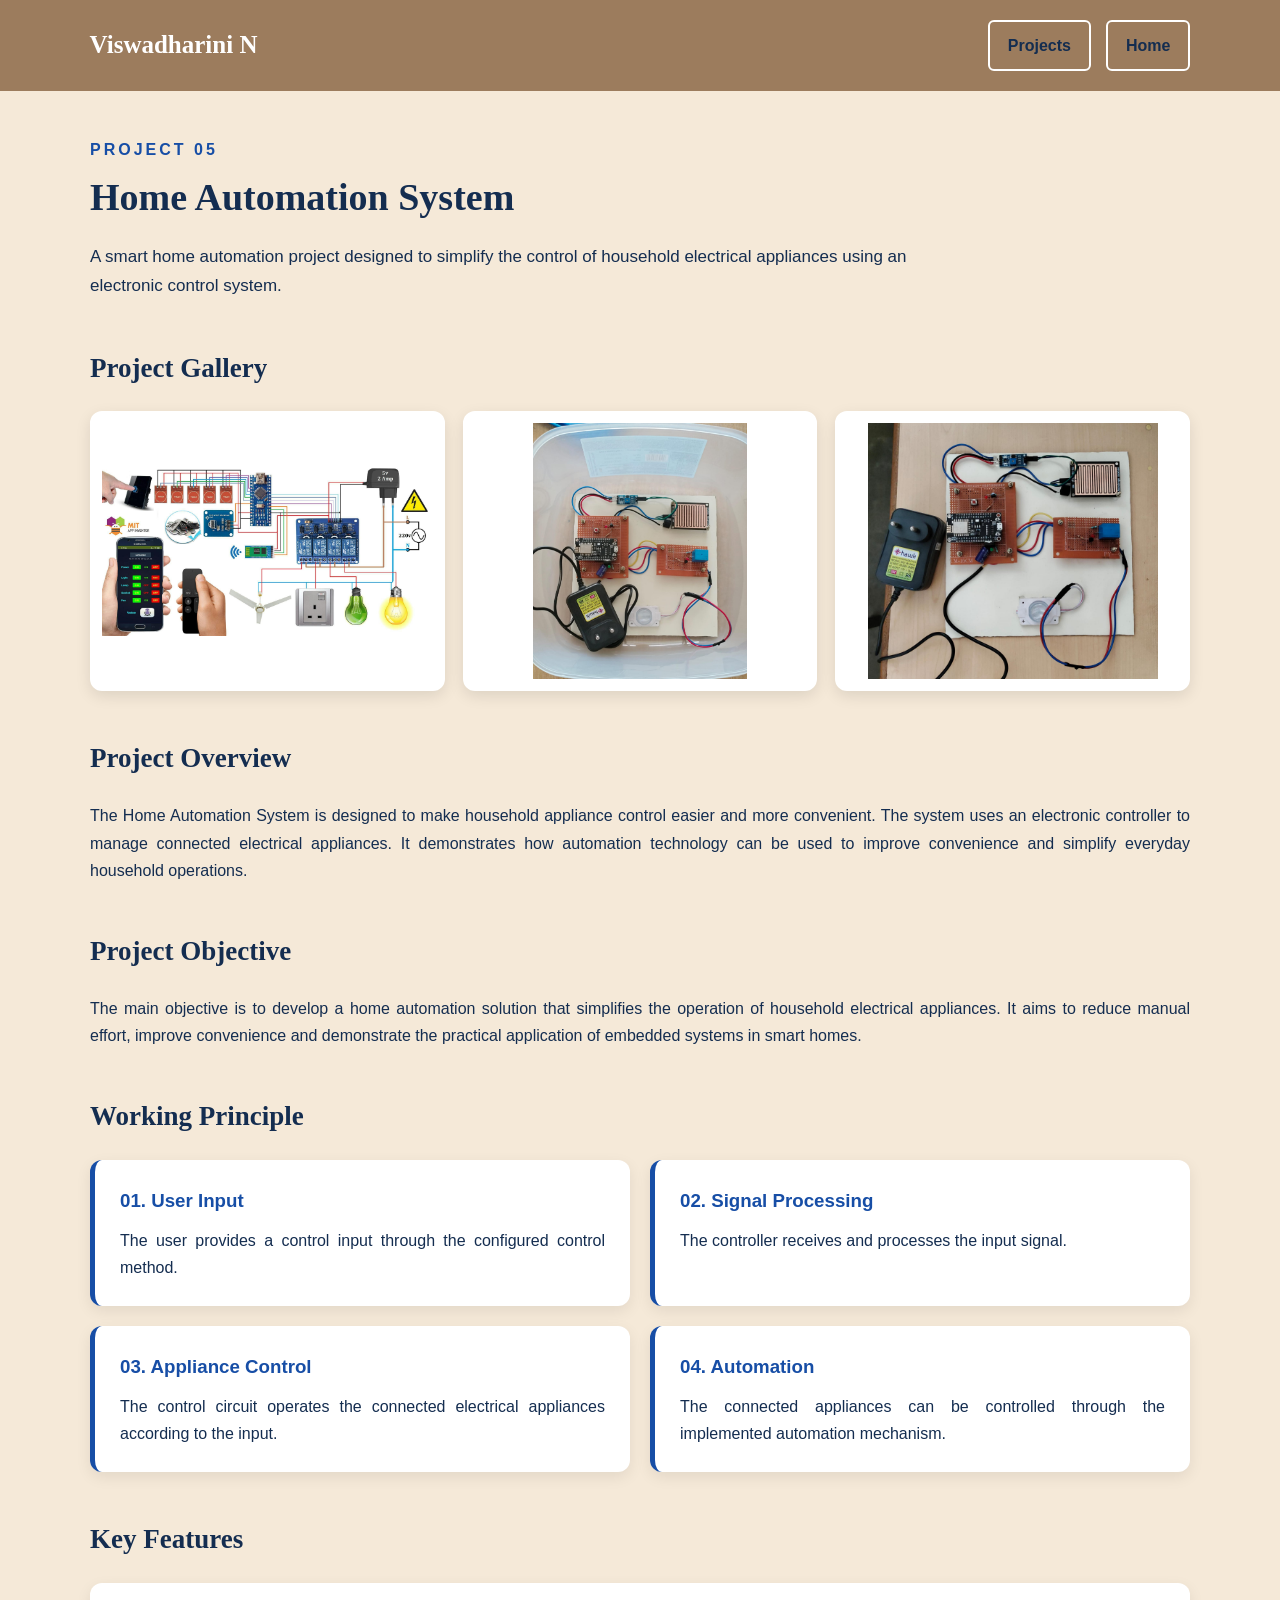
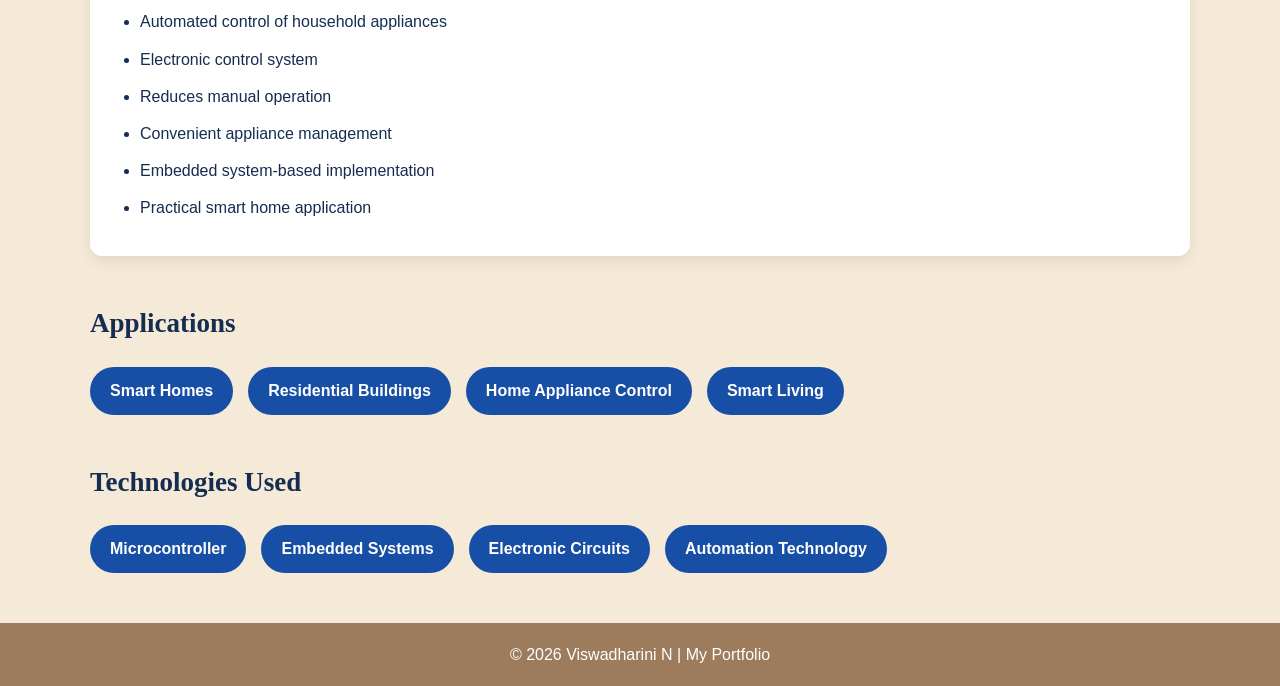
<file: project-home-automation.html>
<!DOCTYPE html>
<html lang="en">
<head>
    <meta charset="UTF-8">
    <meta name="viewport" content="width=device-width, initial-scale=1.0">

    <title>Home Automation System</title>

    <link rel="stylesheet" href="stylehomeautomation.css">
</head>

<body>

    <!-- Header -->
    <header class="header">
        <h2>Viswadharini N</h2>

        <nav>
            <a href="projects.html">Projects</a>
            <a href="index.html">Home</a>
        </nav>
    </header>

    <main class="container">

        <!-- Project Title -->
        <p class="project-number">PROJECT 05</p>

        <h1>Home Automation System</h1>

        <p class="project-intro">
            A smart home automation project designed to simplify
            the control of household electrical appliances using
            an electronic control system.
        </p>

        <!-- Project Gallery -->
        <section class="project-gallery">

            <h2>Project Gallery</h2>

            <div class="gallery-grid">

                <img src="assets/type1.jpeg"
                     alt="Home Automation Hardware">

                <img src="assets/type2.jpeg"
                     alt="Home Automation Circuit">

                <img src="assets/type3.jpeg"
                     alt="Home Automation Prototype">

            </div>

        </section>

        <!-- Overview -->
        <section class="project-section">

            <h2>Project Overview</h2>

            <p>
                The Home Automation System is designed to make
                household appliance control easier and more
                convenient.

                The system uses an electronic controller to
                manage connected electrical appliances.
                It demonstrates how automation technology
                can be used to improve convenience and simplify
                everyday household operations.
            </p>

        </section>

        <!-- Objective -->
        <section class="project-section">

            <h2>Project Objective</h2>

            <p>
                The main objective is to develop a home automation
                solution that simplifies the operation of
                household electrical appliances.

                It aims to reduce manual effort, improve
                convenience and demonstrate the practical
                application of embedded systems in smart homes.
            </p>

        </section>

        <!-- Working Principle -->
        <section class="project-section">

            <h2>Working Principle</h2>

            <div class="working-grid">

                <div class="info-card">
                    <h3>01. User Input</h3>

                    <p>
                        The user provides a control input
                        through the configured control method.
                    </p>
                </div>

                <div class="info-card">
                    <h3>02. Signal Processing</h3>

                    <p>
                        The controller receives and processes
                        the input signal.
                    </p>
                </div>

                <div class="info-card">
                    <h3>03. Appliance Control</h3>

                    <p>
                        The control circuit operates the
                        connected electrical appliances
                        according to the input.
                    </p>
                </div>

                <div class="info-card">
                    <h3>04. Automation</h3>

                    <p>
                        The connected appliances can be
                        controlled through the implemented
                        automation mechanism.
                    </p>
                </div>

            </div>

        </section>

        <!-- Key Features -->
        <section class="project-section">

            <h2>Key Features</h2>

            <ul class="feature-list">
                <li>Automated control of household appliances</li>
                <li>Electronic control system</li>
                <li>Reduces manual operation</li>
                <li>Convenient appliance management</li>
                <li>Embedded system-based implementation</li>
                <li>Practical smart home application</li>
            </ul>

        </section>

        <!-- Applications -->
        <section class="project-section">

            <h2>Applications</h2>

            <div class="technology-list">
                <span>Smart Homes</span>
                <span>Residential Buildings</span>
                <span>Home Appliance Control</span>
                <span>Smart Living</span>
            </div>

        </section>

        <!-- Technologies -->
        <section class="project-section">

            <h2>Technologies Used</h2>

            <div class="technology-list">
                <span>Microcontroller</span>
                <span>Embedded Systems</span>
                <span>Electronic Circuits</span>
                <span>Automation Technology</span>
            </div>

        </section>

        

    </main>

    <!-- Footer -->
    <footer>
        <p>© 2026 Viswadharini N | My Portfolio</p>
    </footer>
    <button id="backToTop" title="Back to Top">
    ↑
</button>
        <script src="script.js"></script>
</body>
</html>
</file>
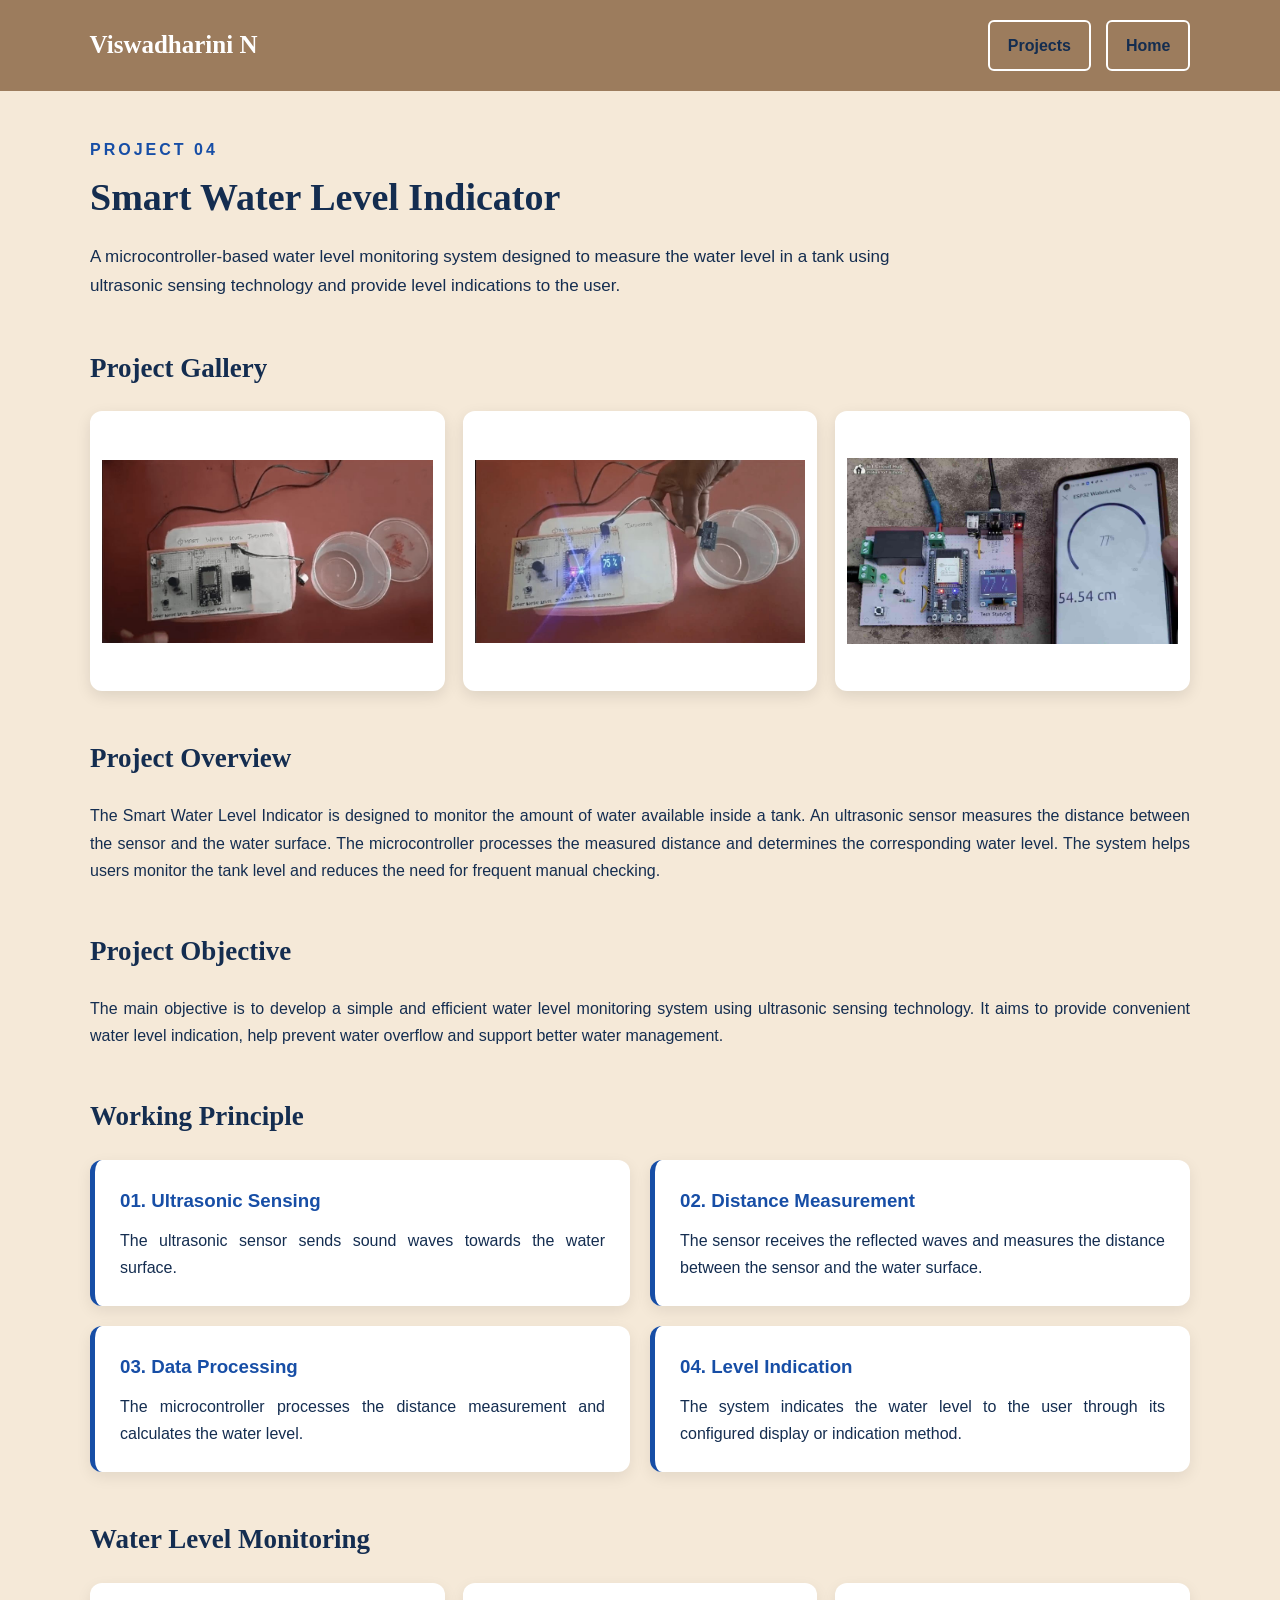
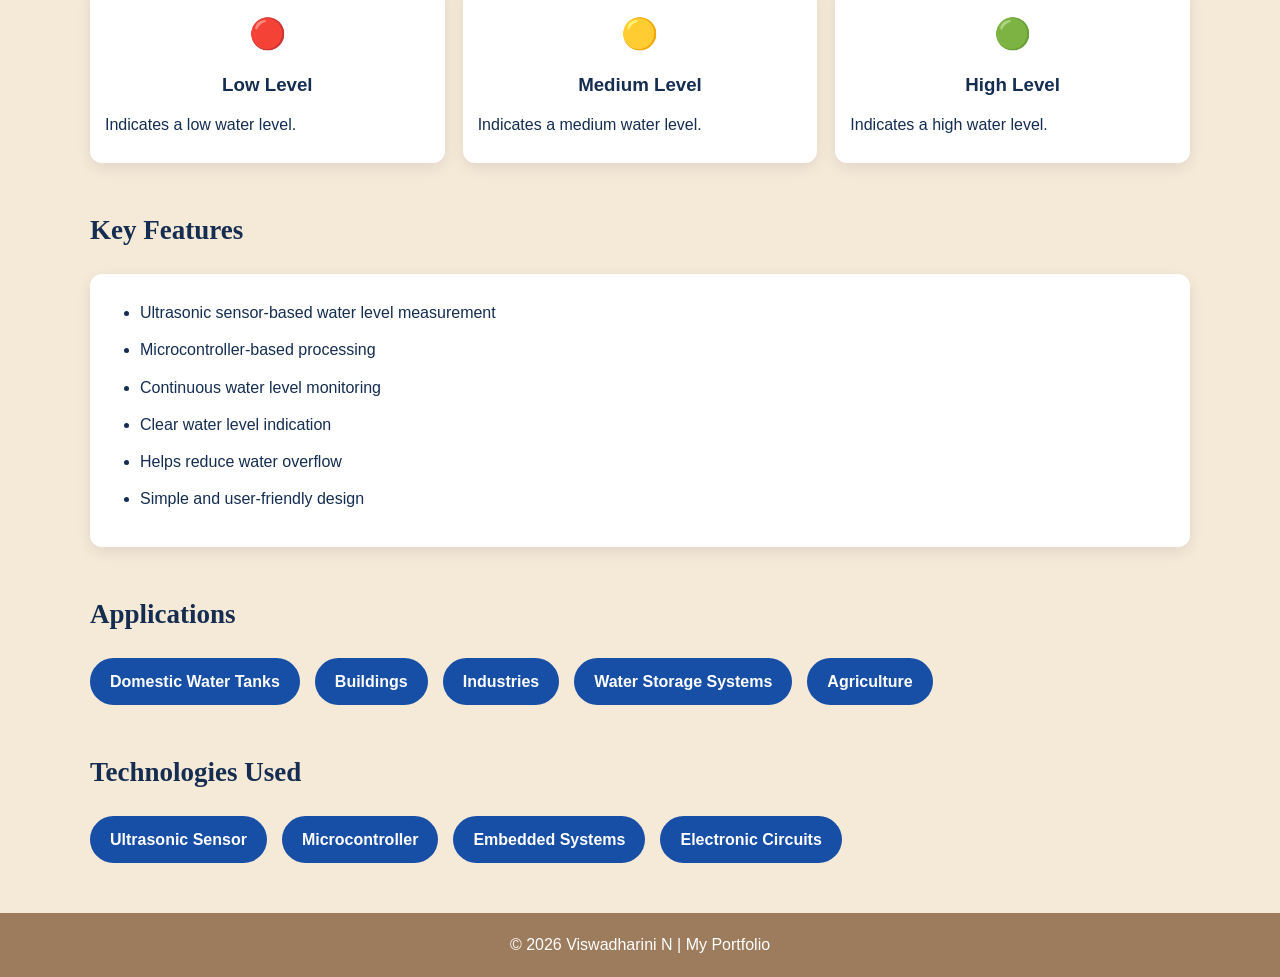
<file: project-water-level.html>
<!DOCTYPE html>
<html lang="en">
<head>
    <meta charset="UTF-8">
    <meta name="viewport" content="width=device-width, initial-scale=1.0">

    <title>Smart Water Level Indicator</title>

    <link rel="stylesheet" href="stylewaterlevel.css">
</head>

<body>

    <!-- Header -->
    <header class="header">
        <h2>Viswadharini N</h2>

        <nav>
            <a href="projects.html">Projects</a>
            <a href="index.html">Home</a>
        </nav>
    </header>

    <main class="container">

        <!-- Project Title -->
        <p class="project-number">PROJECT 04</p>

        <h1>Smart Water Level Indicator</h1>

        <p class="project-intro">
            A microcontroller-based water level monitoring system
            designed to measure the water level in a tank using
            ultrasonic sensing technology and provide level
            indications to the user.
        </p>

        <!-- Project Gallery -->
        <section class="project-gallery">

            <h2>Project Gallery</h2>

            <div class="gallery-grid">

                <img src="assets/output1.jpeg"
                     alt="Water Level Indicator Hardware">

                <img src="assets/output2.jpeg"
                     alt="Water Level Indicator Circuit">

                <img src="assets/output3.jpeg"
                     alt="Water Level Indicator Prototype">

            </div>

        </section>

        <!-- Project Overview -->
        <section class="project-section">

            <h2>Project Overview</h2>

            <p>
                The Smart Water Level Indicator is designed to
                monitor the amount of water available inside a tank.

                An ultrasonic sensor measures the distance between
                the sensor and the water surface. The microcontroller
                processes the measured distance and determines
                the corresponding water level.

                The system helps users monitor the tank level and
                reduces the need for frequent manual checking.
            </p>

        </section>

        <!-- Project Objective -->
        <section class="project-section">

            <h2>Project Objective</h2>

            <p>
                The main objective is to develop a simple and
                efficient water level monitoring system using
                ultrasonic sensing technology.

                It aims to provide convenient water level
                indication, help prevent water overflow and
                support better water management.
            </p>

        </section>

        <!-- Working Principle -->
        <section class="project-section">

            <h2>Working Principle</h2>

            <div class="working-grid">

                <div class="info-card">
                    <h3>01. Ultrasonic Sensing</h3>

                    <p>
                        The ultrasonic sensor sends sound waves
                        towards the water surface.
                    </p>
                </div>

                <div class="info-card">
                    <h3>02. Distance Measurement</h3>

                    <p>
                        The sensor receives the reflected waves
                        and measures the distance between the
                        sensor and the water surface.
                    </p>
                </div>

                <div class="info-card">
                    <h3>03. Data Processing</h3>

                    <p>
                        The microcontroller processes the
                        distance measurement and calculates
                        the water level.
                    </p>
                </div>

                <div class="info-card">
                    <h3>04. Level Indication</h3>

                    <p>
                        The system indicates the water level
                        to the user through its configured
                        display or indication method.
                    </p>
                </div>

            </div>

        </section>

        <!-- Water Level Stages -->
        <section class="project-section">

            <h2>Water Level Monitoring</h2>

            <div class="level-grid">

                <div class="level-card">
                    <span>🔴</span>
                    <h3>Low Level</h3>
                    <p>Indicates a low water level.</p>
                </div>

                <div class="level-card">
                    <span>🟡</span>
                    <h3>Medium Level</h3>
                    <p>Indicates a medium water level.</p>
                </div>

                <div class="level-card">
                    <span>🟢</span>
                    <h3>High Level</h3>
                    <p>Indicates a high water level.</p>
                </div>

            </div>

        </section>

        <!-- Key Features -->
        <section class="project-section">

            <h2>Key Features</h2>

            <ul class="feature-list">
                <li>Ultrasonic sensor-based water level measurement</li>
                <li>Microcontroller-based processing</li>
                <li>Continuous water level monitoring</li>
                <li>Clear water level indication</li>
                <li>Helps reduce water overflow</li>
                <li>Simple and user-friendly design</li>
            </ul>

        </section>

        <!-- Applications -->
        <section class="project-section">

            <h2>Applications</h2>

            <div class="technology-list">
                <span>Domestic Water Tanks</span>
                <span>Buildings</span>
                <span>Industries</span>
                <span>Water Storage Systems</span>
                <span>Agriculture</span>
            </div>

        </section>

        <!-- Technologies -->
        <section class="project-section">

            <h2>Technologies Used</h2>

            <div class="technology-list">
                <span>Ultrasonic Sensor</span>
                <span>Microcontroller</span>
                <span>Embedded Systems</span>
                <span>Electronic Circuits</span>
            </div>

        </section>

        

    </main>

    <!-- Footer -->
    <footer>
        <p>© 2026 Viswadharini N | My Portfolio</p>
    </footer>
    <button id="backToTop" title="Back to Top">
    ↑
</button>
       <script src="script.js"></script>
</body>
</html>
</file>
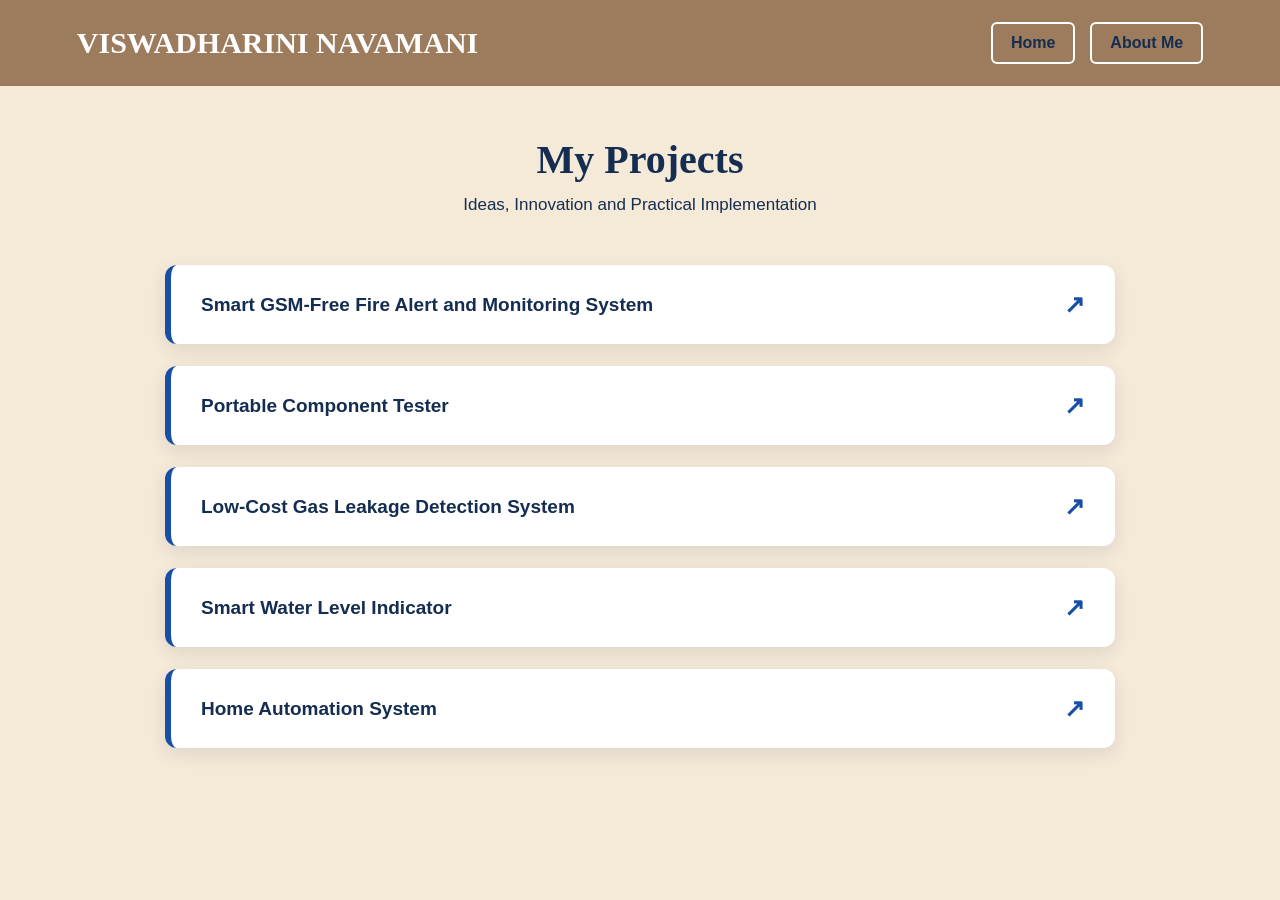
<file: Projects.html>
<!DOCTYPE html>
<html lang="en">

<head>
    <meta charset="UTF-8">
    <meta name="viewport" content="width=device-width, initial-scale=1.0">

    <title>My Projects | Viswadharini</title>

    <link rel="stylesheet" href="styleprojects.css">
</head>

<body>

    <!-- HEADER -->
    <header class="header">

        <h2>VISWADHARINI NAVAMANI</h2>

        <nav>
            <a href="index.html">Home</a>
            <a href="about.html">About Me</a>
        </nav>

    </header>

    <!-- PROJECTS PAGE -->
    <main class="projects-page">

        <h1>My Projects</h1>

        <p class="tagline">
            Ideas, Innovation and Practical Implementation
        </p>

        <section class="project-list">

            <a href="project-fire.html" class="project-title">
                Smart GSM-Free Fire Alert and Monitoring System
                <span>↗</span>
            </a>

            <a href="project-component-tester.html" class="project-title">
                Portable Component Tester
                <span>↗</span>
            </a>

            <a href="project-gas-leakage.html" class="project-title">
                Low-Cost Gas Leakage Detection System
                <span>↗</span>
            </a>

            <a href="project-water-level.html" class="project-title">
                Smart Water Level Indicator
                <span>↗</span>
            </a>

            <a href="project-home-automation.html" class="project-title">
                Home Automation System
                <span>↗</span>
            </a>

        </section>

    </main>
    <button id="backToTop" title="Back to Top">
    ↑
</button>
       <script src="script.js"></script>
</body>
</html>
</file>
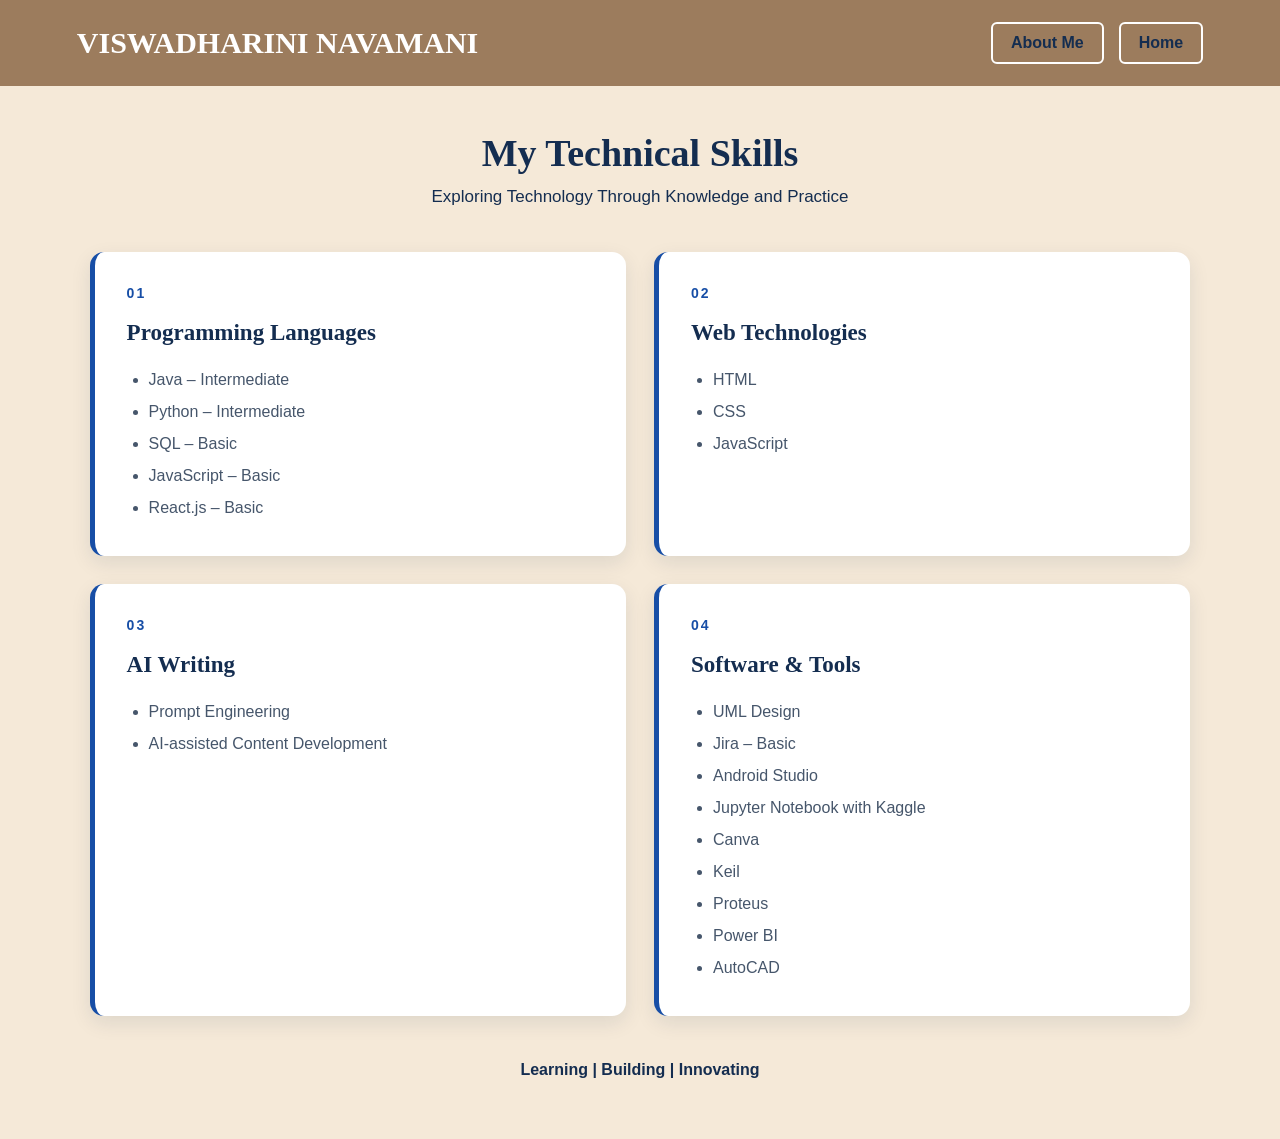
<file: Techincal.html>
<!DOCTYPE html>
<html lang="en">

<head>
    <meta charset="UTF-8">
    <meta name="viewport" content="width=device-width, initial-scale=1.0">

    <title>Technical Skills | Viswadharini</title>

    <link rel="stylesheet" href="styletechnicalskills.css">
</head>

<body>

    <!-- HEADER -->
    <header class="header">

        <h2>VISWADHARINI NAVAMANI</h2>

        <nav>
            <a href="about.html">About Me</a>
            <a href="index.html">Home</a>
        </nav>

    </header>

    <!-- TECHNICAL SKILLS -->
    <main class="technical-page">

        <h1>My Technical Skills</h1>

        <p class="tagline">
            Exploring Technology Through Knowledge and Practice
        </p>

        <section class="technical-grid">

            <!-- PROGRAMMING -->
            <div class="technical-card">
                <span class="skill-number">01</span>
                <h2>Programming Languages</h2>

                <ul>
                    <li>Java – Intermediate</li>
                    <li>Python – Intermediate</li>
                    <li>SQL – Basic</li>
                    <li>JavaScript – Basic</li>
                    <li>React.js – Basic</li>
                </ul>
            </div>

            <!-- WEB TECHNOLOGIES -->
            <div class="technical-card">
                <span class="skill-number">02</span>
                <h2>Web Technologies</h2>

                <ul>
                    <li>HTML</li>
                    <li>CSS</li>
                    <li>JavaScript</li>
                </ul>
            </div>

            <!-- AI WRITING -->
            <div class="technical-card">
                <span class="skill-number">03</span>
                <h2>AI Writing</h2>

                <ul>
                    <li>Prompt Engineering</li>
                    <li>AI-assisted Content Development</li>
                </ul>
            </div>

            <!-- SOFTWARE & TOOLS -->
            <div class="technical-card">
                <span class="skill-number">04</span>
                <h2>Software & Tools</h2>

                <ul>
                    <li>UML Design</li>
                    <li>Jira – Basic</li>
                    <li>Android Studio</li>
                    <li>Jupyter Notebook with Kaggle</li>
                    <li>Canva</li>
                    <li>Keil</li>
                    <li>Proteus</li>
                    <li>Power BI</li>
                    <li>AutoCAD</li>
                </ul>
            </div>

        </section>

        <footer>
            <p>Learning | Building | Innovating</p>
        </footer>

    </main>

</body>
</html>
</file>
<file: style.css>
/* ===== GENERAL SETTINGS ===== */

* {
    margin: 0;
    padding: 0;
    box-sizing: border-box;
}

body {
    font-family: 'Segoe UI', Arial, sans-serif;
    background-color: #F4E9D8;
    color: #26364A;
    line-height: 1.7;
}


/* ===== HEADER ===== */

.header {
    display: flex;
    justify-content: space-between;
    align-items: center;
    padding: 20px 6%;
    background-color: #8f6d4b;    
}

.header h2 {
    font-family: Georgia, serif;
    font-size: 40px;
    font-weight: 800;

    background: linear-gradient(
        90deg,
        white 0%,
        rgb(238, 213, 213) 100%
    );

    -webkit-background-clip: text;
    background-clip: text;
    -webkit-text-fill-color: transparent;
}

.portfolio-btn {
    text-decoration: black;
    color: #142D50;
    border: 2px solid #F4E9D8;
    padding: 9px 22px;
    border-radius: 6px;
    font-weight: 750;
}

.portfolio-btn:hover {
    background-color: #F4E9D8;
    color: #142D50;
}


/* ===== MAIN SECTION ===== */

main {
    max-width: 1200px;
    margin: auto;
    padding: 45px 6%;
}

main > h1 {
    text-align: center;
    font-family: Georgia, 'Times New Roman', Times, serif;
    font-size: 34px;
    color: #142D50;
    margin-bottom: 40px;

}

.tagline {
    order: 2;
    width: 100%;
    font-family: 'Trebuchet MS', 'Lucida Sans Unicode', 'Lucida Grande', 'Lucida Sans', Arial, sans-serif;
    font-size: 28px;
    line-height: 1.5;
    text-align: left;
    margin-left: -60px;
    margin-bottom: -45px;
    padding-left: 10px;
}

/* ===== CONTENT AND PHOTO LAYOUT ===== */

.main-container {
    display: grid;
    grid-template-columns: 1.2fr 0.8fr;
    align-items: center;
    gap: 65px;
}


/* ===== CONTENT BOX ===== */

.content-box {
    background-color:white;
    width: 122%;
    min-height: 300px;
    padding: 40px;
    border: 1px solid #DCE4ED;
    border-radius: 15px;
    box-shadow: 0 8px 25px rgba(20,45,80,0.07);
    margin-left: -70px;
    display: flex;
    flex-direction: column;
    justify-content: center;
}

.content-box h2 {
    font-family: system-ui, -apple-system, BlinkMacSystemFont, 'Segoe UI', Roboto, Oxygen, Ubuntu, Cantarell, 'Open Sans', 'Helvetica Neue', sans-serif;
    font-size: 27px;
    color: #142D50;
    margin-bottom: 20px;
}

.content-box p {
    font-size: 18px;
    line-height: 1.9;
    text-align: justify;
    color: #142D50;
}


/* ===== PHOTO BOX ===== */

.photo-box {
    text-align: center;
    width: 100%;
    max-width: 350px;
    transform: translate(70px, -30px);
    margin: auto;
}

.photo-box h2 {
    font-size: 24px;
    color: #142D50;
    margin-bottom: 20px;
}

.photo-box img {
    width: 100%;
    height: 460px;
    object-fit: cover;
    object-position: center 20%;
    border-radius: 1000px;
    border: 6px solid white;
    box-shadow: 0 10px 30px rgba(20,45,80,0.15);
}


/* ===== ABOUT INFORMATION ===== */

.about-info {
    margin-top: 30px;
    padding: 30px;
    background-color: #EAF0F6;
    border-radius: 12px;
    text-align: center;
}

.about-info h2 {
    color: #142D50;
    font-size: 25px;
    margin-bottom: 12px;
}

.about-info p {
    color: #142D50;
    font-size: 16px;
    margin: 7px 0;
}


/* ===== TABLET RESPONSIVE ===== */

@media (max-width: 768px) {

    .main-container {
        gap: 30px;
    }

    .content-box {
        padding: 25px;
    }

    main > h1 {
        font-size: 28px;
    }

}



/* =====================================
   MOBILE RESPONSIVE DESIGN
   ===================================== */

@media screen and (max-width: 768px) {

    /* HEADER */

    .header {
        display: flex;
        flex-direction: column;
        align-items: center;
        justify-content: center;
        gap: 15px;
        padding: 20px 12px;
        text-align: center;
    }

    .header h2 {
        font-size: clamp(22px, 7vw, 30px);
        line-height: 1.3;
        margin: 0;
    }

    .portfolio-btn {
        display: inline-block;
        margin: 0;
    }


    /* MAIN HEADING */

    main {
        padding: 20px 15px;
    }

    main h1 {
        font-size: 27px;
        line-height: 1.4;
        text-align: center;
        margin: 15px 0 25px;
    }


    /* MAIN CONTAINER */

    .main-container {
        display: flex;
        flex-direction: column;
        align-items: center;
        gap: 25px;
        width: 100%;
        padding: 0;
        margin: 0;
    }


    /* PHOTO FIRST */

    .photo-box {
        order: 1;
        width: 100%;
        text-align: center;
        margin: 0;
        transform: none;
    }

    .photo-box h2 {
        font-size: 22px;
        margin-bottom: 15px;
    }

    .photo-box img {
        width: 250px;
        height: 300px;
        max-width: 100%;
        object-fit: cover;
        object-position: center 35%;
        border: 6px solid #FFFFFF;
        border-radius: 50%;
    }


    /* TAGLINE BELOW PHOTO */

    .tagline {
        order: 2;
        width: 100%;
        font-size: 21px;
        line-height: 1.5;
        text-align: center;
        margin: 0;
        padding: 0 10px;
    }


    /* CONTENT BELOW TAGLINE */

    .content-box {
        order: 3;
        width: 100%;
        max-width: 100%;
        min-width: 0;
        min-height: auto;
        padding: 25px 20px;
        margin: 0;
        transform: none;
        box-sizing: border-box;
    }

    .content-box h2 {
        font-size: 23px;
        margin-bottom: 18px;
    }

    .content-box p {
        font-size: 15px;
        line-height: 1.8;
        text-align: justify;
    }


    /* ABOUT ME */

    .about-info {
        width: 100%;
        max-width: 100%;
        margin: 30px auto;
        padding: 25px 15px;
        box-sizing: border-box;
    }

    .about-info h2 {
        font-size: 23px;
    }

    .about-info p {
        font-size: 14px;
        line-height: 1.8;
    }

}


/* SMALL MOBILE SCREENS */

@media screen and (max-width: 380px) {

    .header h2 {
        font-size: 22px;
    }

    main h1 {
        font-size: 24px;
    }

    .tagline {
        font-size: 19px;
    }

    .photo-box img {
        width: 220px;
        height: 280px;
    }

}

/* Scroll Reveal Animation */

.reveal {
    opacity: 0;
    transform: translateY(30px);
    transition: opacity 0.7s ease, transform 0.7s ease;
}

.reveal.show {
    opacity: 1;
    transform: translateY(0);
}
/* Back to Top Button */

#backToTop {
    display: none;
    position: fixed;
    bottom: 25px;
    right: 25px;
    width: 45px;
    height: 45px;
    background-color: #142D50;
    color: white;
    border: none;
    border-radius: 50%;
    font-size: 24px;
    cursor: pointer;
    z-index: 1000;
    transition: background-color 0.3s ease;
}

#backToTop:hover {
    background-color: #9C7C5D;
}

/* Typing Animation */

.typing-text {
    color: #174EA6;
    font-weight: bold;
    font-size: 20px;
    min-height: 30px;
}

.cursor {
    color: #9C7C5D;
    font-weight: bold;
    animation: blink 0.7s infinite;
}

@keyframes blink {
    50% {
        opacity: 0;
    }
}
</file>
<file: styleabout.css>
/* =================================
   GENERAL SETTINGS
================================= */

* {
    margin: 0;
    padding: 0;
    box-sizing: border-box;
}

body {
    background-color: #F5E9D8;
    color: #142D50;
    font-family: Arial, sans-serif;
    overflow-x: hidden;
}


/* =================================
   HEADER
================================= */

.header {
    display: flex;
    justify-content: space-between;
    align-items: center;
    padding: 20px 6%;
    background-color: #9C7C5D;
}

.header h2 {
    font-family: Georgia, serif;
    font-size: 40px;
    font-weight: bold;

    background: linear-gradient(
        90deg,
        #fbfbfc,
        #eccde5
    );

    -webkit-background-clip: text;
    background-clip: text;
    -webkit-text-fill-color: transparent;
}

.portfolio-btn {
    text-decoration: none;
    color: #142D50;
    border: 2px solid white;
    padding: 12px 25px;
    border-radius: 6px;
    font-weight: bold;
    transition: 0.3s;
}

.portfolio-btn:hover {
    background-color: white;
    color: #9C7C5D;
}


/* =================================
   ABOUT PAGE HEADING
================================= */

.about-page {
    padding: 30px 6%;
}

.about-page > h1 {
    font-family: Georgia, serif;
    font-size: 36px;
    text-align: center;
    margin-bottom: 15px;
}

.about-tagline {
    text-align: center;
    font-size: 18px;
    margin-bottom: 40px;
}


/* =================================
   PROFILE SECTION
================================= */

.profile-section {
    display: flex;
    align-items: center;
    justify-content: center;
    gap: 60px;
    max-width: 1100px;
    margin: 0 auto 60px;
}

/* PROFILE PHOTO */

.profile-photo {
    flex: 0 0 350px;
    text-align: center;
}

.profile-photo img {
    width: 320px;
    height: 400px;
    object-fit: cover;
    object-position: center 35%;
    border: 6px solid white;
    border-radius: 20px;
    box-shadow: 0 8px 20px rgba(0, 0, 0, 0.15);
}

/* PROFILE CONTENT */

.profile-content {
    flex: 1;
    background-color: white;
    padding: 30px;
    border-radius: 15px;
    box-shadow: 0 8px 20px rgba(0, 0, 0, 0.08);

    height: 400px;
    overflow-y: auto;
}

.profile-content::-webkit-scrollbar {
    width: 5px;
}

.profile-content::-webkit-scrollbar-thumb {
    background-color: #142D50;
    border-radius: 5px;
}

.profile-content::-webkit-scrollbar-track {
    background-color: #F5E9D8;
}

.profile-content h2 {
    font-size: 28px;
    margin-bottom: 20px;
}

.profile-content p {
    font-size: 16px;
    line-height: 1.9;
    text-align: justify;
    margin-bottom: 15px;
}
.PDs-section h2 {
    font-family: Georgia, serif;
    font-size: 30px;
    margin-bottom: 30px;
}
/* =================================
   Personal Details SECTION
================================= */

.PD-list {
    display: flex;
    flex-wrap: wrap;
    justify-content: center;
    gap: 20px;
}

.PD-card {
    display: block;
    text-decoration: none;
    text-align: center;
    background-color: #174EA6;
    color: white;
    padding: 18px 25px;
    border-radius: 10px;
    font-weight: bold;
    transition: 0.3s;
}

.PD-card:hover {
    background-color: #001F54;
    transform: translateY(-5px);
}
.PD-section {
    max-width: 1100px;
    margin: 60px auto;
    text-align: center;
}

.PD-list {
    display: flex;
    flex-wrap: wrap;
    justify-content: center;
    gap: 20px;
}

.PD-card {
    background-color: #9C7C5D;
    color: white;
    margin-top: 30px;
    padding: 18px 35px;
    border-radius: 10px;
    font-weight: bold;
    transition: 0.3s;
}

.PD-card:hover {
    background-color: #174EA6;
    transform: translateY(-5px);
}


/* =================================
   MOBILE RESPONSIVE DESIGN
================================= */

@media screen and (max-width: 768px) {

    /* HEADER */

    .header {
        flex-direction: column;
        justify-content: center;
        gap: 15px;
        padding: 20px 10px;
        text-align: center;
    }

    .header h2 {
        font-size: 27px;
    }


    /* ABOUT HEADING */

    .about-page {
        padding: 20px 15px;
    }

    .about-page > h1 {
        font-size: 28px;
    }

    .about-tagline {
        font-size: 16px;
        margin-bottom: 25px;
    }


    /* PROFILE SECTION */

    .profile-section {
        flex-direction: column;
        gap: 25px;
        margin-bottom: 40px;
    }

    .profile-photo {
        flex: none;
        width: 100%;
    }

    .profile-photo img {
        width: 250px;
        height: 320px;
        max-width: 100%;
        object-fit: cover;
        object-position: center 35%;
    }

    .profile-content {
        width: 100%;
        padding: 25px 20px;
    }

    .profile-content h2 {
        font-size: 24px;
    }

    .profile-content p {
        font-size: 15px;
        line-height: 1.8;
    }


    

    .PDs-section h2 {
        font-size: 26px;
    }

    /* PDS */

    .PDs-section {
        margin: 40px auto;
    }

    .PD-list {
        flex-direction: column;
        gap: 12px;
    }

    .PD-card {
        width: 100%;
    }

}


/* =================================
   SMALL MOBILE SCREENS
================================= */

@media screen and (max-width: 380px) {

    .header h2 {
        font-size: 23px;
    }

    .about-page > h1 {
        font-size: 25px;
    }

    .profile-photo img {
        width: 220px;
        height: 290px;
    }

}

/* Scroll Reveal Animation */

.reveal {
    opacity: 0;
    transform: translateY(30px);
    transition: opacity 0.7s ease, transform 0.7s ease;
}

.reveal.show {
    opacity: 1;
    transform: translateY(0);
}
/* Back to Top Button */

#backToTop {
    display: none;
    position: fixed;
    bottom: 25px;
    right: 25px;
    width: 45px;
    height: 45px;
    background-color: #142D50;
    color: white;
    border: none;
    border-radius: 50%;
    font-size: 24px;
    cursor: pointer;
    z-index: 1000;
    transition: background-color 0.3s ease;
}

#backToTop:hover {
    background-color: #9C7C5D;
}
</file>
<file: styleachievements.css>
/* General Styling */
* {
    margin: 0;
    padding: 0;
    box-sizing: border-box;
}

body {
    background-color: #F5E9D8;
    font-family: Arial, sans-serif;
    color: #142D50;
}

/* Header */
header {
    background-color: #9C7C5D;
    padding: 20px 7%;
    display: flex;
    justify-content: space-between;
    align-items: center;
}

header h2 {
    color: white;
    font-family: Georgia, serif;
}

nav a {
    text-decoration: none;
    color: #142D50;
    border: 2px solid white;
    padding: 10px 18px;
    border-radius: 6px;
    font-weight: bold;
    transition: 0.3s;
}

nav a:hover {
    background-color: white;
    color: #9C7C5D;
}

/* Main Achievement Section */
.achievement-page {
    width: 90%;
    max-width: 1200px;
    margin: 45px auto;
    text-align: center;
}

.achievement-page h1 {
    font-family: Georgia, serif;
    font-size: 36px;
    margin-bottom: 10px;
}

.subtitle {
    color: #142D50;
    font-size: 16px;
    margin-bottom: 40px;
}

/* Achievement Grid */
.achievement-grid {
    display: grid;
    grid-template-columns: repeat(3, 1fr);
    gap: 30px;
    align-items: stretch;
}

/* Achievement Cards */
.achievement-card {
    background-color: white;
    padding: 30px 22px;
    border-radius: 12px;
    box-shadow: 0 4px 12px rgba(0, 0, 0, 0.12);
    transition: transform 0.3s ease, box-shadow 0.3s ease;

    display: flex;
    flex-direction: column;
    align-items: center;
}

.achievement-card:hover {
    transform: translateY(-6px);
    box-shadow: 0 8px 18px rgba(0, 0, 0, 0.16);
}

/* Achievement Icons */
.achievement-icon {
    font-size: 40px;
    margin-bottom: 18px;
}

/* Achievement Titles */
.achievement-card h3 {
    font-family: Georgia, serif;
    font-size: 19px;
    margin-bottom: 12px;
    line-height: 1.4;
}

/* Achievement Description */
.achievement-card p {
    color: #765B43;
    font-size: 14px;
    line-height: 1.7;
}

/* Back Button */
.back-button {
    display: inline-block;
    margin-top: 40px;
    padding: 12px 25px;
    background-color: #142D50;
    color: white;
    text-decoration: none;
    border-radius: 6px;
    transition: background-color 0.3s ease;
}

.back-button:hover {
    background-color: #9C7C5D;
}

/* Tablet Responsive */
@media (max-width: 850px) {
    .achievement-grid {
        grid-template-columns: repeat(2, 1fr);
    }
}

/* Mobile Responsive */
@media (max-width: 550px) {
    header {
        flex-direction: column;
        gap: 15px;
        text-align: center;
    }

    nav a {
        margin: 0 10px;
    }

    .achievement-page h1 {
        font-size: 30px;
    }

    .achievement-grid {
        grid-template-columns: 1fr;
        gap: 22px;
    }

    .achievement-card {
        padding: 25px 20px;
    }
}

/* Scroll Reveal Animation */

.reveal {
    opacity: 0;
    transform: translateY(30px);
    transition: opacity 0.7s ease, transform 0.7s ease;
}

.reveal.show {
    opacity: 1;
    transform: translateY(0);
}
/* Back to Top Button */

#backToTop {
    display: none;
    position: fixed;
    bottom: 25px;
    right: 25px;
    width: 45px;
    height: 45px;
    background-color: #142D50;
    color: white;
    border: none;
    border-radius: 50%;
    font-size: 24px;
    cursor: pointer;
    z-index: 1000;
    transition: background-color 0.3s ease;
}

#backToTop:hover {
    background-color: #9C7C5D;
}
</file>
<file: stylecertificates.css>
* {
    margin: 0;
    padding: 0;
    box-sizing: border-box;
}

body {
    background-color: #F5E9D8;
    font-family: Arial, sans-serif;
    color: #142D50;
}

/* Header */
header {
    background-color: #9C7C5D;
    padding: 20px 7%;
    display: flex;
    justify-content: space-between;
    align-items: center;
}

header h2 {
    color: white;
    font-family: Georgia, serif;
}

nav a {
    text-decoration: none;
    color: #142D50;
    border: 2px solid white;
    padding: 10px 18px;
    border-radius: 6px;
    font-weight: bold;
    transition: 0.3s;
}

nav a:hover {
    background-color: white;
    color: #9C7C5D;
}

/* Main certificate section */
.certificate-page {
    width: 90%;
    max-width: 1200px;
    margin: 45px auto;
    text-align: center;
}

.certificate-page h1 {
    font-family: Georgia, serif;
    font-size: 36px;
    margin-bottom: 10px;
}

.subtitle {
    color: #142D50;
    margin-bottom: 40px;
}

/* Certificate grid */
.certificate-grid {
    display: grid;
    grid-template-columns: repeat(3, 1fr);
    gap: 30px;
}

/* Certificate card */
.certificate-card {
    background: white;
    padding: 20px;
    border-radius: 12px;
    box-shadow: 0 4px 12px rgba(0, 0, 0, 0.12);
    transition: transform 0.3s ease;
}

.certificate-card:hover {
    transform: translateY(-6px);
}

.certificate-card h3 {
    font-family: Georgia, serif;
    font-size: 18px;
    margin-bottom: 8px;
}

.certificate-card p {
    color: #765B43;
    margin-bottom: 15px;
    font-size: 14px;
}

/* Small PDF preview box */
.pdf-preview {
    width: 100%;
    height: 180px;
    overflow: hidden;
    border: 1px solid #ddd;
    border-radius: 6px;
    background-color: #f5f5f5;
}

.pdf-preview iframe {
    width: 100%;
    height: 100%;
    border: none;
}

/* View certificate link */
.certificate-link {
    display: inline-block;
    margin-top: 15px;
    padding: 10px 18px;
    background-color: #142D50;
    color: white;
    text-decoration: none;
    border-radius: 6px;
    font-size: 14px;
    font-weight: bold;
    transition: background-color 0.3s ease;
}

.certificate-link:hover {
    background-color: #9C7C5D;
}

/* Back button */
.back-button {
    display: inline-block;
    margin-top: 40px;
    padding: 12px 25px;
    background-color: #142D50;
    color: white;
    text-decoration: none;
    border-radius: 6px;
}

.back-button:hover {
    background-color: #9C7C5D;
}

/* Tablet */
@media (max-width: 850px) {
    .certificate-grid {
        grid-template-columns: repeat(2, 1fr);
    }
}

/* Mobile */
@media (max-width: 550px) {
    header {
        flex-direction: column;
        gap: 15px;
    }

    nav a {
        margin: 0 10px;
    }

    .certificate-grid {
        grid-template-columns: 1fr;
    }

    .certificate-page h1 {
        font-size: 30px;
    }
}

/* Scroll Reveal Animation */

.reveal {
    opacity: 0;
    transform: translateY(30px);
    transition: opacity 0.7s ease, transform 0.7s ease;
}

.reveal.show {
    opacity: 1;
    transform: translateY(0);
}
/* Back to Top Button */

#backToTop {
    display: none;
    position: fixed;
    bottom: 25px;
    right: 25px;
    width: 45px;
    height: 45px;
    background-color: #142D50;
    color: white;
    border: none;
    border-radius: 50%;
    font-size: 24px;
    cursor: pointer;
    z-index: 1000;
    transition: background-color 0.3s ease;
}

#backToTop:hover {
    background-color: #9C7C5D;
}
</file>
<file: styleeducation.css>
/* ================================
   GENERAL SETTINGS
================================ */

* {
    margin: 0;
    padding: 0;
    box-sizing: border-box;
}

body {
    background-color: #F5E9D8;
    color: #142D50;
    font-family: Arial, sans-serif;
    overflow-x: hidden;
}


/* ================================
   HEADER
================================ */

.header {
    display: flex;
    justify-content: space-between;
    align-items: center;
    padding: 20px 6%;
    background-color: #9C7C5D;
    gap: 15px;
}

.header nav {
    display: flex;
    align-items: left;
    gap: 20px;
    margin-left: auto;
}

.header .name {
    font-family: Georgia, serif;
    font-size: 36px;
    font-weight: bold;
    color: white;
}

.portfolio-btn {
    text-decoration: none;
    color: #142D50;
    border: 2px solid white;
    padding: 12px 22px;
    border-radius: 6px;
    font-weight: bold;
    transition: 0.3s;
    white-space: nowrap;
}

.portfolio-btn:hover {
    background-color: white;
    color: #9C7C5D;
}


/* ================================
   EDUCATION PAGE
================================ */

.education-page {
    padding: 40px 6%;
    max-width: 1250px;
    margin: auto;
}

.education-page h1 {
    font-family: Georgia, serif;
    font-size: 38px;
    text-align: center;
    margin-bottom: 15px;
}

.education-tagline {
    text-align: center;
    font-size: 18px;
    font-family: 'Lucida Sans', 'Lucida Sans Regular', 'Lucida Grande', 'Lucida Sans Unicode', Geneva, Verdana, sans-serif;
    margin-bottom: 40px;
}


/* ================================
   EDUCATION CARDS
================================ */

.education-card {
    background-color: white;
    padding: 30px;
    margin-bottom: 25px;
    border-radius: 15px;
    border-left: 7px solid #174EA6;
    box-shadow: 0 6px 18px rgba(0, 0, 0, 0.08);
    transition: 0.3s;
}

.education-card:hover {
    transform: translateY(-4px);
    box-shadow: 0 10px 22px rgba(0, 0, 0, 0.12);
}

.education-card h2 {
    color: #174EA6;
    font-size: 25px;
    margin-bottom: 18px;
}

.education-heading {
    display: flex;
    justify-content: space-between;
    align-items: center;
    gap: 15px;
    margin-bottom: 18px;
}

.education-heading h3 {
    font-size: 19px;
    color: #142D50;
}


/* ================================
   CERTIFICATE LINK
================================ */

.certificate-link {
    color: #174EA6;
    font-weight: bold;
    text-decoration: none;
    border: 2px solid #174EA6;
    padding: 10px 16px;
    border-radius: 7px;
    transition: 0.3s;
    white-space: nowrap;
}

.certificate-link:hover {
    background-color: #174EA6;
    color: white;
}


/* ================================
   EDUCATION DESCRIPTION
================================ */

.education-card p {
    font-size: 16px;
    line-height: 1.8;
    margin-bottom: 10px;
}

.education-score {
    color: #174EA6;
    font-weight: bold;
}


/* ================================
   MOBILE RESPONSIVE DESIGN
================================ */

@media screen and (max-width: 768px) {

    .header {
        flex-direction: column;
        text-align: center;
        padding: 20px 12px;
    }

    .header .name {
        font-size: 27px;
    }

    .education-page {
        padding: 25px 15px;
    }

    .education-page h1 {
        font-size: 29px;
    }

    .education-tagline {
        font-size: 16px;
        margin-bottom: 25px;
    }

    .education-card {
        padding: 22px 18px;
    }

    .education-card h2 {
        font-size: 23px;
    }

    .education-heading {
        flex-direction: column;
        align-items: flex-start;
        gap: 12px;
    }

    .education-heading h3 {
        font-size: 17px;
    }

    .certificate-link {
        font-size: 14px;
    }

    .education-card p {
        font-size: 15px;
    }
}


/* ================================
   SMALL MOBILE SCREENS
================================ */

@media screen and (max-width: 380px) {

    .header .name {
        font-size: 23px;
    }

    .education-page h1 {
        font-size: 26px;
    }

    .education-card {
        padding: 18px 14px;
    }
}

/* Scroll Reveal Animation */

.reveal {
    opacity: 0;
    transform: translateY(30px);
    transition: opacity 0.7s ease, transform 0.7s ease;
}

.reveal.show {
    opacity: 1;
    transform: translateY(0);
}
/* Back to Top Button */

#backToTop {
    display: none;
    position: fixed;
    bottom: 25px;
    right: 25px;
    width: 45px;
    height: 45px;
    background-color: #142D50;
    color: white;
    border: none;
    border-radius: 50%;
    font-size: 24px;
    cursor: pointer;
    z-index: 1000;
    transition: background-color 0.3s ease;
}

#backToTop:hover {
    background-color: #9C7C5D;
}
</file>
<file: styleexperience.css>
* {
    margin: 0;
    padding: 0;
    box-sizing: border-box;
}

body {
    background-color: #F5E9D8;
    font-family: Arial, sans-serif;
    color: #142D50;
}

header {
    background-color: #9C7C5D;
    padding: 22px 8%;
    display: flex;
    justify-content: space-between;
    align-items: center;
}

header h1 {
    color: white;
    font-family: Georgia, serif;
    font-size: 25px;
}

nav {
    display: flex;
    gap: 15px;
}

nav a {
    text-decoration: none;
    color: #142D50;
    border: 2px solid white;
    padding: 10px 18px;
    border-radius: 6px;
    font-weight: bold;
    transition: 0.3s;
}

nav a:hover {
    background-color: white;
    color: #9C7C5D;
}

.experience-section {
    padding: 55px 8%;
    text-align: center;
}

.experience-section h2 {
    font-family: Georgia, serif;
    font-size: 34px;
    margin-bottom: 12px;
}

.subtitle {
    color: #142D50;
    margin-bottom: 40px;
    line-height: 1.6;
}

.experience-container {
    display: grid;
    grid-template-columns: repeat(auto-fit, minmax(260px, 1fr));
    gap: 25px;
    align-items: stretch;
}

.experience-card {
    background-color: white;
    padding: 30px 24px;
    border-radius: 14px;
    box-shadow: 0 5px 18px rgba(0, 0, 0, 0.10);
    text-align: left;
    display: flex;
    flex-direction: column;
    align-items: flex-start;
    transition: 0.3s;
}

.experience-card:hover {
    transform: translateY(-6px);
}

.experience-card h3 {
    font-family: Georgia, serif;
    font-size: 22px;
    margin-bottom: 12px;
}

.experience-card h4 {
    color: #9C7C5D;
    font-size: 17px;
    margin-bottom: 12px;
}

.duration {
    color: #174EA6;
    font-weight: bold;
    font-size: 14px;
    margin-bottom: 18px;
}

.experience-card p:not(.duration) {
    text-align: justify;
    line-height: 1.7;
    margin-bottom: 22px;
}

.certificate-link {
    color: #174EA6;
    font-weight: bold;
    text-decoration: none;
    border: 2px solid #174EA6;
    padding: 10px 16px;
    border-radius: 7px;
    transition: 0.3s;
    white-space: nowrap;
}

.certificate-link:hover {
    background-color: #174EA6;
    color: white;
}

.back-btn {
    display: inline-block;
    margin-top: 40px;
    background-color: #9C7C5D;
    color: white;
    text-decoration: none;
    padding: 12px 22px;
    border-radius: 6px;
}

.back-btn:hover {
    background-color: #142D50;
}

@media (max-width: 600px) {
    header {
        flex-direction: column;
        gap: 15px;
    }

    header h1 {
        font-size: 21px;
    }

    .experience-section {
        padding: 35px 5%;
    }
}

/* Scroll Reveal Animation */

.reveal {
    opacity: 0;
    transform: translateY(30px);
    transition: opacity 0.7s ease, transform 0.7s ease;
}

.reveal.show {
    opacity: 1;
    transform: translateY(0);
}
/* Back to Top Button */

#backToTop {
    display: none;
    position: fixed;
    bottom: 25px;
    right: 25px;
    width: 45px;
    height: 45px;
    background-color: #142D50;
    color: white;
    border: none;
    border-radius: 50%;
    font-size: 24px;
    cursor: pointer;
    z-index: 1000;
    transition: background-color 0.3s ease;
}

#backToTop:hover {
    background-color: #9C7C5D;
}
</file>
<file: styleprofessionalskills.css>
/* GENERAL SETTINGS */

* {
    margin: 0;
    padding: 0;
    box-sizing: border-box;
}

body {
    background-color: #F5E9D8;
    color: #142D50;
    font-family: Arial, sans-serif;
}

/* HEADER */

.header {
    display: flex;
    justify-content: space-between;
    align-items: center;
    padding: 22px 6%;
    background-color: #9C7C5D;
    flex-wrap: wrap;
    gap: 15px;
}

.header h2 {
    font-family: Georgia, serif;
    font-size: 30px;
    color: white;
}

.header nav {
    display: flex;
    gap: 15px;
    flex-wrap: wrap;
}

.header nav a {
    text-decoration: none;
    color: #142D50;
    border: 2px solid white;
    padding: 10px 18px;
    border-radius: 6px;
    font-weight: bold;
    transition: 0.3s;
}

.header nav a:hover {
    background-color: white;
    color: #9C7C5D;
}

/* MAIN PAGE */

.skills-page {
    padding: 45px 7%;
}

.skills-page h1 {
    font-family: Georgia, serif;
    font-size: 38px;
    text-align: center;
    margin-bottom: 12px;
}

.tagline {
    text-align: center;
    font-size: 17px;
    margin-bottom: 45px;
}

/* SKILLS GRID */

.skills-grid {
    max-width: 1150px;
    margin: auto;
    display: grid;
    grid-template-columns: repeat(3, 1fr);
    gap: 25px;
}

/* SKILL CARDS */

.skill-card {
    background-color: white;
    padding: 30px;
    border-radius: 14px;
    border-left: 5px solid #174EA6;
    box-shadow: 0 7px 20px rgba(20, 45, 80, 0.10);
    transition: 0.3s;
    min-height: 190px;
}

.skill-card:hover {
    transform: translateY(-8px);
    box-shadow: 0 12px 25px rgba(20, 45, 80, 0.18);
}

.skill-number {
    color: #174EA6;
    font-size: 14px;
    font-weight: bold;
    letter-spacing: 2px;
}

.skill-card h2 {
    font-size: 20px;
    margin: 18px 0 12px;
}

.skill-card p {
    font-size: 15px;
    line-height: 1.7;
    color: #46566B;
}

/* FOOTER */

footer {
    text-align: center;
    padding: 45px 10px 15px;
    font-weight: bold;
}

/* TABLET */

@media screen and (max-width: 900px) {

    .skills-grid {
        grid-template-columns: repeat(2, 1fr);
    }

}

/* MOBILE */

@media screen and (max-width: 600px) {

    .header {
        flex-direction: column;
        text-align: center;
    }

    .header h2 {
        font-size: 23px;
    }

    .header nav {
        justify-content: center;
    }

    .skills-page {
        padding: 30px 18px;
    }

    .skills-page h1 {
        font-size: 29px;
    }

    .tagline {
        font-size: 15px;
        margin-bottom: 30px;
    }

    .skills-grid {
        grid-template-columns: 1fr;
        gap: 18px;
    }

    .skill-card {
        padding: 25px;
    }

}

/* Scroll Reveal Animation */

.reveal {
    opacity: 0;
    transform: translateY(30px);
    transition: opacity 0.7s ease, transform 0.7s ease;
}

.reveal.show {
    opacity: 1;
    transform: translateY(0);
}
/* Back to Top Button */

#backToTop {
    display: none;
    position: fixed;
    bottom: 25px;
    right: 25px;
    width: 45px;
    height: 45px;
    background-color: #142D50;
    color: white;
    border: none;
    border-radius: 50%;
    font-size: 24px;
    cursor: pointer;
    z-index: 1000;
    transition: background-color 0.3s ease;
}

#backToTop:hover {
    background-color: #9C7C5D;
}
</file>
<file: styleprojectfire.css>
/* General Settings */
* {
    margin: 0;
    padding: 0;
    box-sizing: border-box;
}

body {
    background-color: #F5E9D8;
    color: #142D50;
    font-family: Arial, sans-serif;
    line-height: 1.7;
}

/* Header */
.header {
    background-color: #9C7C5D;
    color: white;
    padding: 20px 7%;
    display: flex;
    justify-content: space-between;
    align-items: center;
    flex-wrap: wrap;
}

.header h2 {
    font-family: Georgia, serif;
    font-size: 25px;
}

.header nav {
    display: flex;
    gap: 25px;
}

.header nav a {
    text-decoration: none;
    color: #142D50;
    border: 2px solid white;
    padding: 10px 18px;
    border-radius: 6px;
    font-weight: bold;
    transition: 0.3s;
}

.header nav a:hover {
    background-color: white;
    color: #9C7C5D;
}

/* Main Container */
.container {
    width: 86%;
    max-width: 1100px;
    margin: 45px auto;
}

/* Project Heading */
.project-number {
    color: #174EA6;
    font-weight: bold;
    letter-spacing: 3px;
    margin-bottom: 10px;
}

.container h1 {
    font-family: Georgia, serif;
    font-size: 38px;
    line-height: 1.3;
    margin-bottom: 20px;
}

.project-intro {
    font-size: 17px;
    max-width: 850px;
    margin-bottom: 40px;
}

/* Section Styling */
.project-section,
.project-gallery {
    margin: 45px 0;
}

.project-section h2,
.project-gallery h2 {
    font-family: Georgia, serif;
    font-size: 27px;
    margin-bottom: 20px;
    color: #142D50;
}

.project-section p {
    font-size: 16px;
    text-align: justify;
}

/* Project Gallery */
.main-project-image {
    width: 100%;
    height: 400px;
    background-color: white;
    border-radius: 15px;
    overflow: hidden;
    margin-bottom: 20px;
    padding: 10px;
    box-shadow: 0 5px 15px rgba(0, 0, 0, 0.1);
}

.main-project-image img {
    width: 100%;
    height: 100%;
    object-fit: contain;
}

.gallery-grid {
    display: grid;
    grid-template-columns: repeat(3, 1fr);
    gap: 18px;
}


.gallery-grid img {
    width: 100%;
    height: 280px;
    object-fit: contain;
    background-color: white;
    padding: 8px;
    border-radius: 12px;
    border: 4px solid white;
    box-shadow: 0 5px 15px rgba(0, 0, 0, 0.1);
    transition: transform 0.3s;
}


.gallery-grid img:hover {
    transform: scale(1.03);
}

/* Working Principle Cards */
.working-grid {
    display: grid;
    grid-template-columns: repeat(2, 1fr);
    gap: 20px;
}

.info-card {
    background-color: white;
    padding: 25px;
    border-radius: 12px;
    border-left: 5px solid #174EA6;
    box-shadow: 0 5px 15px rgba(0, 0, 0, 0.08);
}

.info-card h3 {
    color: #174EA6;
    margin-bottom: 10px;
}

/* Parameters */
.parameter-grid {
    display: grid;
    grid-template-columns: repeat(4, 1fr);
    gap: 15px;
}

.parameter-card {
    background-color: white;
    text-align: center;
    padding: 25px 10px;
    border-radius: 12px;
    box-shadow: 0 5px 15px rgba(0, 0, 0, 0.08);
}

.parameter-card span {
    font-size: 30px;
}

.parameter-card h3 {
    font-size: 15px;
    margin-top: 10px;
}

/* Features */
.feature-list {
    background-color: white;
    padding: 25px 25px 25px 50px;
    border-radius: 12px;
    box-shadow: 0 5px 15px rgba(0, 0, 0, 0.08);
}

.feature-list li {
    margin-bottom: 10px;
}

/* Technologies */
.technology-list {
    display: flex;
    flex-wrap: wrap;
    gap: 15px;
}

.technology-list span {
    background-color: #174EA6;
    color: white;
    padding: 10px 20px;
    border-radius: 25px;
    font-weight: bold;
}

/* Back Button */
.back-button {
    margin: 50px 0;
}

.back-button a {
    display: inline-block;
    background-color: #142D50;
    color: white;
    padding: 12px 25px;
    border-radius: 8px;
    text-decoration: none;
    transition: 0.3s;
}

.back-button a:hover {
    background-color: #174EA6;
}

/* Footer */
footer {
    background-color: #9C7C5D;
    color: white;
    text-align: center;
    padding: 18px;
    margin-top: 50px;
}

/* Responsive Design */
@media screen and (max-width: 768px) {

    .container {
        width: 90%;
    }

    .container h1 {
        font-size: 29px;
    }

    .working-grid {
        grid-template-columns: 1fr;
    }

    .parameter-grid {
        grid-template-columns: repeat(2, 1fr);
    }

    .gallery-grid {
        grid-template-columns: 1fr;
    }

    .main-project-image {
        height: 280px;
    }

    .gallery-grid img {
        height: 230px;
    }

    .header {
        gap: 15px;
    }
}

@media screen and (max-width: 480px) {

    .header {
        flex-direction: column;
    }

    .container h1 {
        font-size: 25px;
    }

    .parameter-grid {
        grid-template-columns: 1fr 1fr;
    }
}

/* Scroll Reveal Animation */

.reveal {
    opacity: 0;
    transform: translateY(30px);
    transition: opacity 0.7s ease, transform 0.7s ease;
}

.reveal.show {
    opacity: 1;
    transform: translateY(0);
}
/* Back to Top Button */

#backToTop {
    display: none;
    position: fixed;
    bottom: 25px;
    right: 25px;
    width: 45px;
    height: 45px;
    background-color: #142D50;
    color: white;
    border: none;
    border-radius: 50%;
    font-size: 24px;
    cursor: pointer;
    z-index: 1000;
    transition: background-color 0.3s ease;
}

#backToTop:hover {
    background-color: #9C7C5D;
}
</file>
<file: stylegasleakage.css>
/* General Settings */
* {
    margin: 0;
    padding: 0;
    box-sizing: border-box;
}

body {
    background-color: #F5E9D8;
    color: #142D50;
    font-family: Arial, sans-serif;
    line-height: 1.7;
}

/* Header */
.header {
    background-color: #9C7C5D;
    color: white;
    padding: 20px 7%;
    display: flex;
    justify-content: space-between;
    align-items: center;
    flex-wrap: wrap;
}

.header h2 {
    font-family: Georgia, serif;
    font-size: 25px;
}

.header nav {
    display: flex;
    gap: 15px;
}

.header nav a {
    text-decoration: none;
    color: #142D50;
    border: 2px solid white;
    padding: 10px 18px;
    border-radius: 6px;
    font-weight: bold;
    transition: 0.3s;
}

.header nav a:hover {
    background-color: white;
    color: #9C7C5D;
}

/* Main Container */
.container {
    width: 86%;
    max-width: 1100px;
    margin: 45px auto;
}

/* Project Heading */
.project-number {
    color: #174EA6;
    font-weight: bold;
    letter-spacing: 3px;
    margin-bottom: 10px;
}

.container h1 {
    font-family: Georgia, serif;
    font-size: 38px;
    line-height: 1.3;
    margin-bottom: 20px;
}

.project-intro {
    font-size: 17px;
    max-width: 850px;
    margin-bottom: 40px;
}

/* Sections */
.project-section,
.project-gallery {
    margin: 45px 0;
}

.project-section h2,
.project-gallery h2 {
    font-family: Georgia, serif;
    font-size: 27px;
    margin-bottom: 20px;
    color: #142D50;
}

.project-section p {
    font-size: 16px;
    text-align: justify;
}

/* Project Gallery */
.main-project-image {
    width: 100%;
    height: 400px;
    background-color: white;
    border-radius: 15px;
    overflow: hidden;
    margin-bottom: 20px;
    padding: 10px;
    box-shadow: 0 5px 15px rgba(0, 0, 0, 0.1);
}

.main-project-image img {
    width: 100%;
    height: 100%;
    object-fit: contain;
}

.gallery-grid {
    display: grid;
    grid-template-columns: repeat(3, 1fr);
    gap: 18px;
}

.gallery-grid img {
    width: 100%;
    height: 280px;
    object-fit: contain;
    background-color: white;
    padding: 8px;
    border-radius: 12px;
    border: 4px solid white;
    box-shadow: 0 5px 15px rgba(0, 0, 0, 0.1);
    transition: transform 0.3s;
}

.gallery-grid img:hover {
    transform: scale(1.03);
}

/* Working Principle */
.working-grid {
    display: grid;
    grid-template-columns: repeat(2, 1fr);
    gap: 20px;
}

.info-card {
    background-color: white;
    padding: 25px;
    border-radius: 12px;
    border-left: 5px solid #174EA6;
    box-shadow: 0 5px 15px rgba(0, 0, 0, 0.08);
}

.info-card h3 {
    color: #174EA6;
    margin-bottom: 10px;
}

/* Features */
.feature-list {
    background-color: white;
    padding: 25px 25px 25px 50px;
    border-radius: 12px;
    box-shadow: 0 5px 15px rgba(0, 0, 0, 0.08);
}

.feature-list li {
    margin-bottom: 10px;
}

/* Technologies and Applications */
.technology-list {
    display: flex;
    flex-wrap: wrap;
    gap: 15px;
}

.technology-list span {
    background-color: #174EA6;
    color: white;
    padding: 10px 20px;
    border-radius: 25px;
    font-weight: bold;
}

/* Back Button */
.back-button {
    margin: 50px 0;
}

.back-button a {
    display: inline-block;
    background-color: #142D50;
    color: white;
    padding: 12px 25px;
    border-radius: 8px;
    text-decoration: none;
    transition: 0.3s;
}

.back-button a:hover {
    background-color: #174EA6;
}

/* Footer */
footer {
    background-color: #9C7C5D;
    color: white;
    text-align: center;
    padding: 18px;
    margin-top: 50px;
}

/* Responsive Design */
@media screen and (max-width: 768px) {

    .container {
        width: 90%;
    }

    .container h1 {
        font-size: 29px;
    }

    .working-grid {
        grid-template-columns: 1fr;
    }

    .gallery-grid {
        grid-template-columns: 1fr;
    }

    .main-project-image {
        height: 280px;
    }

    .header {
        gap: 15px;
    }
}

@media screen and (max-width: 480px) {

    .header {
        flex-direction: column;
    }

    .container h1 {
        font-size: 25px;
    }
}

/* Scroll Reveal Animation */

.reveal {
    opacity: 0;
    transform: translateY(30px);
    transition: opacity 0.7s ease, transform 0.7s ease;
}

.reveal.show {
    opacity: 1;
    transform: translateY(0);
}
/* Back to Top Button */

#backToTop {
    display: none;
    position: fixed;
    bottom: 25px;
    right: 25px;
    width: 45px;
    height: 45px;
    background-color: #142D50;
    color: white;
    border: none;
    border-radius: 50%;
    font-size: 24px;
    cursor: pointer;
    z-index: 1000;
    transition: background-color 0.3s ease;
}

#backToTop:hover {
    background-color: #9C7C5D;
}
</file>
<file: stylehomeautomation.css>
/* General Settings */
* {
    margin: 0;
    padding: 0;
    box-sizing: border-box;
}

body {
    background-color: #F5E9D8;
    color: #142D50;
    font-family: Arial, sans-serif;
    line-height: 1.7;
}

/* Header */
.header {
    background-color: #9C7C5D;
    color: white;
    padding: 20px 7%;
    display: flex;
    justify-content: space-between;
    align-items: center;
    flex-wrap: wrap;
}

.header h2 {
    font-family: Georgia, serif;
    font-size: 25px;
}

.header nav {
    display: flex;
    gap: 15px;
}

.header nav a {
    text-decoration: none;
    color: #142D50;
    border: 2px solid white;
    padding: 10px 18px;
    border-radius: 6px;
    font-weight: bold;
    transition: 0.3s;
}

.header nav a:hover {
    background-color: white;
    color: #9C7C5D;
}

/* Main Container */
.container {
    width: 86%;
    max-width: 1100px;
    margin: 45px auto;
}

/* Project Heading */
.project-number {
    color: #174EA6;
    font-weight: bold;
    letter-spacing: 3px;
    margin-bottom: 10px;
}

.container h1 {
    font-family: Georgia, serif;
    font-size: 38px;
    line-height: 1.3;
    margin-bottom: 20px;
}

.project-intro {
    font-size: 17px;
    max-width: 850px;
    margin-bottom: 40px;
}

/* Sections */
.project-section,
.project-gallery {
    margin: 45px 0;
}

.project-section h2,
.project-gallery h2 {
    font-family: Georgia, serif;
    font-size: 27px;
    margin-bottom: 20px;
    color: #142D50;
}

.project-section p {
    font-size: 16px;
    text-align: justify;
}

/* Project Gallery */
.main-project-image {
    width: 100%;
    height: 400px;
    background-color: white;
    border-radius: 15px;
    overflow: hidden;
    margin-bottom: 20px;
    padding: 10px;
    box-shadow: 0 5px 15px rgba(0, 0, 0, 0.1);
}

.main-project-image img {
    width: 100%;
    height: 100%;
    object-fit: contain;
}

.gallery-grid {
    display: grid;
    grid-template-columns: repeat(3, 1fr);
    gap: 18px;
}

.gallery-grid img {
    width: 100%;
    height: 280px;
    object-fit: contain;
    background-color: white;
    padding: 8px;
    border-radius: 12px;
    border: 4px solid white;
    box-shadow: 0 5px 15px rgba(0, 0, 0, 0.1);
    transition: transform 0.3s;
}

.gallery-grid img:hover {
    transform: scale(1.03);
}

/* Working Principle */
.working-grid {
    display: grid;
    grid-template-columns: repeat(2, 1fr);
    gap: 20px;
}

.info-card {
    background-color: white;
    padding: 25px;
    border-radius: 12px;
    border-left: 5px solid #174EA6;
    box-shadow: 0 5px 15px rgba(0, 0, 0, 0.08);
}

.info-card h3 {
    color: #174EA6;
    margin-bottom: 10px;
}

/* Features */
.feature-list {
    background-color: white;
    padding: 25px 25px 25px 50px;
    border-radius: 12px;
    box-shadow: 0 5px 15px rgba(0, 0, 0, 0.08);
}

.feature-list li {
    margin-bottom: 10px;
}

/* Technologies and Applications */
.technology-list {
    display: flex;
    flex-wrap: wrap;
    gap: 15px;
}

.technology-list span {
    background-color: #174EA6;
    color: white;
    padding: 10px 20px;
    border-radius: 25px;
    font-weight: bold;
}

/* Back Button */
.back-button {
    margin: 50px 0;
}

.back-button a {
    display: inline-block;
    background-color: #142D50;
    color: white;
    padding: 12px 25px;
    border-radius: 8px;
    text-decoration: none;
    transition: 0.3s;
}

.back-button a:hover {
    background-color: #174EA6;
}

/* Footer */
footer {
    background-color: #9C7C5D;
    color: white;
    text-align: center;
    padding: 18px;
    margin-top: 50px;
}

/* Responsive Design */
@media screen and (max-width: 768px) {

    .container {
        width: 90%;
    }

    .container h1 {
        font-size: 29px;
    }

    .working-grid {
        grid-template-columns: 1fr;
    }

    .gallery-grid {
        grid-template-columns: 1fr;
    }

    .main-project-image {
        height: 280px;
    }

    .header {
        gap: 15px;
    }
}

@media screen and (max-width: 480px) {

    .header {
        flex-direction: column;
    }

    .container h1 {
        font-size: 25px;
    }
}

/* Scroll Reveal Animation */

.reveal {
    opacity: 0;
    transform: translateY(30px);
    transition: opacity 0.7s ease, transform 0.7s ease;
}

.reveal.show {
    opacity: 1;
    transform: translateY(0);
}
/* Back to Top Button */

#backToTop {
    display: none;
    position: fixed;
    bottom: 25px;
    right: 25px;
    width: 45px;
    height: 45px;
    background-color: #142D50;
    color: white;
    border: none;
    border-radius: 50%;
    font-size: 24px;
    cursor: pointer;
    z-index: 1000;
    transition: background-color 0.3s ease;
}

#backToTop:hover {
    background-color: #9C7C5D;
}
</file>
<file: stylewaterlevel.css>
/* General Settings */
* {
    margin: 0;
    padding: 0;
    box-sizing: border-box;
}

body {
    background-color: #F5E9D8;
    color: #142D50;
    font-family: Arial, sans-serif;
    line-height: 1.7;
}

/* Header */
.header {
    background-color: #9C7C5D;
    color: white;
    padding: 20px 7%;
    display: flex;
    justify-content: space-between;
    align-items: center;
    flex-wrap: wrap;
}

.header h2 {
    font-family: Georgia, serif;
    font-size: 25px;
}

.header nav {
    display: flex;
    gap: 15px;
}

.header nav a {
    text-decoration: none;
    color: #142D50;
    border: 2px solid white;
    padding: 10px 18px;
    border-radius: 6px;
    font-weight: bold;
    transition: 0.3s;
}

.header nav a:hover {
    background-color: white;
    color: #9C7C5D;
}

/* Main Container */
.container {
    width: 86%;
    max-width: 1100px;
    margin: 45px auto;
}

/* Project Heading */
.project-number {
    color: #174EA6;
    font-weight: bold;
    letter-spacing: 3px;
    margin-bottom: 10px;
}

.container h1 {
    font-family: Georgia, serif;
    font-size: 38px;
    line-height: 1.3;
    margin-bottom: 20px;
}

.project-intro {
    font-size: 17px;
    max-width: 850px;
    margin-bottom: 40px;
}

/* Sections */
.project-section,
.project-gallery {
    margin: 45px 0;
}

.project-section h2,
.project-gallery h2 {
    font-family: Georgia, serif;
    font-size: 27px;
    margin-bottom: 20px;
    color: #142D50;
}

.project-section p {
    font-size: 16px;
    text-align: justify;
}

/* Project Gallery */
.main-project-image {
    width: 100%;
    height: 400px;
    background-color: white;
    border-radius: 15px;
    overflow: hidden;
    margin-bottom: 20px;
    padding: 10px;
    box-shadow: 0 5px 15px rgba(0, 0, 0, 0.1);
}

.main-project-image img {
    width: 100%;
    height: 100%;
    object-fit: contain;
}

.gallery-grid {
    display: grid;
    grid-template-columns: repeat(3, 1fr);
    gap: 18px;
}

.gallery-grid img {
    width: 100%;
    height: 280px;
    object-fit: contain;
    background-color: white;
    padding: 8px;
    border-radius: 12px;
    border: 4px solid white;
    box-shadow: 0 5px 15px rgba(0, 0, 0, 0.1);
    transition: transform 0.3s;
}

.gallery-grid img:hover {
    transform: scale(1.03);
}

/* Working Principle */
.working-grid {
    display: grid;
    grid-template-columns: repeat(2, 1fr);
    gap: 20px;
}

.info-card {
    background-color: white;
    padding: 25px;
    border-radius: 12px;
    border-left: 5px solid #174EA6;
    box-shadow: 0 5px 15px rgba(0, 0, 0, 0.08);
}

.info-card h3 {
    color: #174EA6;
    margin-bottom: 10px;
}

/* Water Level Cards */
.level-grid {
    display: grid;
    grid-template-columns: repeat(3, 1fr);
    gap: 18px;
}

.level-card {
    background-color: white;
    text-align: center;
    padding: 25px 15px;
    border-radius: 12px;
    box-shadow: 0 5px 15px rgba(0, 0, 0, 0.08);
}

.level-card span {
    font-size: 30px;
}

.level-card h3 {
    margin: 10px 0;
}

/* Features */
.feature-list {
    background-color: white;
    padding: 25px 25px 25px 50px;
    border-radius: 12px;
    box-shadow: 0 5px 15px rgba(0, 0, 0, 0.08);
}

.feature-list li {
    margin-bottom: 10px;
}

/* Technologies and Applications */
.technology-list {
    display: flex;
    flex-wrap: wrap;
    gap: 15px;
}

.technology-list span {
    background-color: #174EA6;
    color: white;
    padding: 10px 20px;
    border-radius: 25px;
    font-weight: bold;
}

/* Back Button */
.back-button {
    margin: 50px 0;
}

.back-button a {
    display: inline-block;
    background-color: #142D50;
    color: white;
    padding: 12px 25px;
    border-radius: 8px;
    text-decoration: none;
    transition: 0.3s;
}

.back-button a:hover {
    background-color: #174EA6;
}

/* Footer */
footer {
    background-color: #9C7C5D;
    color: white;
    text-align: center;
    padding: 18px;
    margin-top: 50px;
}

/* Responsive Design */
@media screen and (max-width: 768px) {

    .container {
        width: 90%;
    }

    .container h1 {
        font-size: 29px;
    }

    .working-grid {
        grid-template-columns: 1fr;
    }

    .level-grid {
        grid-template-columns: 1fr;
    }

    .gallery-grid {
        grid-template-columns: 1fr;
    }

    .main-project-image {
        height: 280px;
    }

    .header {
        gap: 15px;
    }
}

@media screen and (max-width: 480px) {

    .header {
        flex-direction: column;
    }

    .container h1 {
        font-size: 25px;
    }
}

/* Scroll Reveal Animation */

.reveal {
    opacity: 0;
    transform: translateY(30px);
    transition: opacity 0.7s ease, transform 0.7s ease;
}

.reveal.show {
    opacity: 1;
    transform: translateY(0);
}
/* Back to Top Button */

#backToTop {
    display: none;
    position: fixed;
    bottom: 25px;
    right: 25px;
    width: 45px;
    height: 45px;
    background-color: #142D50;
    color: white;
    border: none;
    border-radius: 50%;
    font-size: 24px;
    cursor: pointer;
    z-index: 1000;
    transition: background-color 0.3s ease;
}

#backToTop:hover {
    background-color: #9C7C5D;
}
</file>
<file: styleprojects.css>
/* GENERAL SETTINGS */

* {
    margin: 0;
    padding: 0;
    box-sizing: border-box;
}

body {
    background-color: #F5E9D8;
    color: #142D50;
    font-family: Arial, sans-serif;
}

/* HEADER */

.header {
    display: flex;
    justify-content: space-between;
    align-items: center;
    padding: 22px 6%;
    background-color: #9C7C5D;
    flex-wrap: wrap;
    gap: 15px;
}

.header h2 {
    font-family: Georgia, serif;
    font-size: 30px;
    color: white;
}

.header nav {
    display: flex;
    gap: 15px;
    flex-wrap: wrap;
}

.header nav a {
    text-decoration: none;
    color: #142D50;
    border: 2px solid white;
    padding: 10px 18px;
    border-radius: 6px;
    font-weight: bold;
    transition: 0.3s;
}

.header nav a:hover {
    background-color: white;
    color: #9C7C5D;
}

/* MAIN PROJECT PAGE */

.projects-page {
    padding: 50px 8%;
}

.projects-page h1 {
    font-family: Georgia, serif;
    font-size: 40px;
    text-align: center;
    margin-bottom: 12px;
}

.tagline {
    text-align: center;
    font-size: 17px;
    margin-bottom: 50px;
}

/* PROJECT TITLE LIST */

.project-list {
    max-width: 950px;
    margin: auto;
    display: flex;
    flex-direction: column;
    gap: 22px;
}

.project-title {
    display: flex;
    justify-content: space-between;
    align-items: center;
    gap: 15px;
    background-color: white;
    padding: 25px 30px;
    border-left: 6px solid #174EA6;
    border-radius: 12px;
    box-shadow: 0 6px 18px rgba(20, 45, 80, 0.10);
    color: #142D50;
    text-decoration: none;
    font-size: 19px;
    font-weight: bold;
    transition: 0.3s;
}

.project-title span {
    color: #174EA6;
    font-size: 25px;
}

.project-title:hover {
    background-color: #174EA6;
    color: white;
    transform: translateX(8px);
}

.project-title:hover span {
    color: white;
}

/* PROJECT DETAIL PAGE */

.project-detail {
    max-width: 1000px;
    margin: 50px auto;
    padding: 35px;
    background-color: white;
    border-radius: 15px;
    box-shadow: 0 8px 20px rgba(20, 45, 80, 0.10);
}

.project-detail h1 {
    font-family: Georgia, serif;
    font-size: 32px;
    margin-bottom: 25px;
}

.project-detail h2 {
    color: #174EA6;
    margin: 25px 0 12px;
}

.project-detail p,
.project-detail li {
    font-size: 16px;
    line-height: 1.8;
}

.project-detail ul {
    padding-left: 25px;
}

.back-btn {
    display: inline-block;
    margin-top: 30px;
    padding: 12px 22px;
    background-color: #174EA6;
    color: white;
    text-decoration: none;
    border-radius: 7px;
    font-weight: bold;
}

.back-btn:hover {
    background-color: #142D50;
}

/* MOBILE */

@media screen and (max-width: 600px) {

    .header {
        flex-direction: column;
        text-align: center;
    }

    .header h2 {
        font-size: 23px;
    }

    .header nav {
        justify-content: center;
    }

    .projects-page {
        padding: 30px 18px;
    }

    .projects-page h1 {
        font-size: 30px;
    }

    .project-title {
        font-size: 16px;
        padding: 20px;
    }

    .project-detail {
        margin: 25px 15px;
        padding: 22px;
    }

    .project-detail h1 {
        font-size: 25px;
    }
}

/* Scroll Reveal Animation */

.reveal {
    opacity: 0;
    transform: translateY(30px);
    transition: opacity 0.7s ease, transform 0.7s ease;
}

.reveal.show {
    opacity: 1;
    transform: translateY(0);
}
/* Back to Top Button */

#backToTop {
    display: none;
    position: fixed;
    bottom: 25px;
    right: 25px;
    width: 45px;
    height: 45px;
    background-color: #142D50;
    color: white;
    border: none;
    border-radius: 50%;
    font-size: 24px;
    cursor: pointer;
    z-index: 1000;
    transition: background-color 0.3s ease;
}

#backToTop:hover {
    background-color: #9C7C5D;
}
</file>
<file: styletechnicalskills.css>
/* GENERAL SETTINGS */

* {
    margin: 0;
    padding: 0;
    box-sizing: border-box;
}

body {
    background-color: #F5E9D8;
    color: #142D50;
    font-family: Arial, sans-serif;
}

/* HEADER */

.header {
    display: flex;
    justify-content: space-between;
    align-items: center;
    padding: 22px 6%;
    background-color: #9C7C5D;
    flex-wrap: wrap;
    gap: 15px;
}

.header h2 {
    font-family: Georgia, serif;
    font-size: 30px;
    color: white;
}

.header nav {
    display: flex;
    gap: 15px;
    flex-wrap: wrap;
}

.header nav a {
    text-decoration: none;
    color: #142D50;
    border: 2px solid white;
    padding: 10px 18px;
    border-radius: 6px;
    font-weight: bold;
    transition: 0.3s;
}

.header nav a:hover {
    background-color: white;
    color: #9C7C5D;
}

/* MAIN PAGE */

.technical-page {
    padding: 45px 7%;
}

.technical-page h1 {
    font-family: Georgia, serif;
    font-size: 38px;
    text-align: center;
    margin-bottom: 12px;
}

.tagline {
    text-align: center;
    font-size: 17px;
    margin-bottom: 45px;
}

/* TECHNICAL SKILLS GRID */

.technical-grid {
    max-width: 1150px;
    margin: auto;
    display: grid;
    grid-template-columns: repeat(2, 1fr);
    gap: 28px;
}

/* SKILL CARDS */

.technical-card {
    background-color: white;
    padding: 32px;
    border-radius: 14px;
    border-left: 5px solid #174EA6;
    box-shadow: 0 7px 20px rgba(20, 45, 80, 0.10);
    transition: 0.3s;
}

.technical-card:hover {
    transform: translateY(-7px);
    box-shadow: 0 12px 25px rgba(20, 45, 80, 0.18);
}

.skill-number {
    color: #174EA6;
    font-size: 14px;
    font-weight: bold;
    letter-spacing: 2px;
}

.technical-card h2 {
    font-family: Georgia, serif;
    font-size: 23px;
    margin: 18px 0;
}

.technical-card ul {
    padding-left: 22px;
}

.technical-card li {
    font-size: 16px;
    line-height: 2;
    color: #46566B;
}

/* FOOTER */

footer {
    text-align: center;
    padding: 45px 10px 15px;
    font-weight: bold;
}

/* TABLET */

@media screen and (max-width: 900px) {

    .technical-grid {
        grid-template-columns: 1fr 1fr;
    }

}

/* MOBILE */

@media screen and (max-width: 600px) {

    .header {
        flex-direction: column;
        text-align: center;
    }

    .header h2 {
        font-size: 23px;
    }

    .header nav {
        justify-content: center;
    }

    .technical-page {
        padding: 30px 18px;
    }

    .technical-page h1 {
        font-size: 29px;
    }

    .tagline {
        font-size: 15px;
        margin-bottom: 30px;
    }

    .technical-grid {
        grid-template-columns: 1fr;
        gap: 18px;
    }

    .technical-card {
        padding: 25px;
    }

    .technical-card h2 {
        font-size: 21px;
    }

}

/* Scroll Reveal Animation */

.reveal {
    opacity: 0;
    transform: translateY(30px);
    transition: opacity 0.7s ease, transform 0.7s ease;
}

.reveal.show {
    opacity: 1;
    transform: translateY(0);
}
/* Back to Top Button */

#backToTop {
    display: none;
    position: fixed;
    bottom: 25px;
    right: 25px;
    width: 45px;
    height: 45px;
    background-color: #142D50;
    color: white;
    border: none;
    border-radius: 50%;
    font-size: 24px;
    cursor: pointer;
    z-index: 1000;
    transition: background-color 0.3s ease;
}

#backToTop:hover {
    background-color: #9C7C5D;
}
</file>
